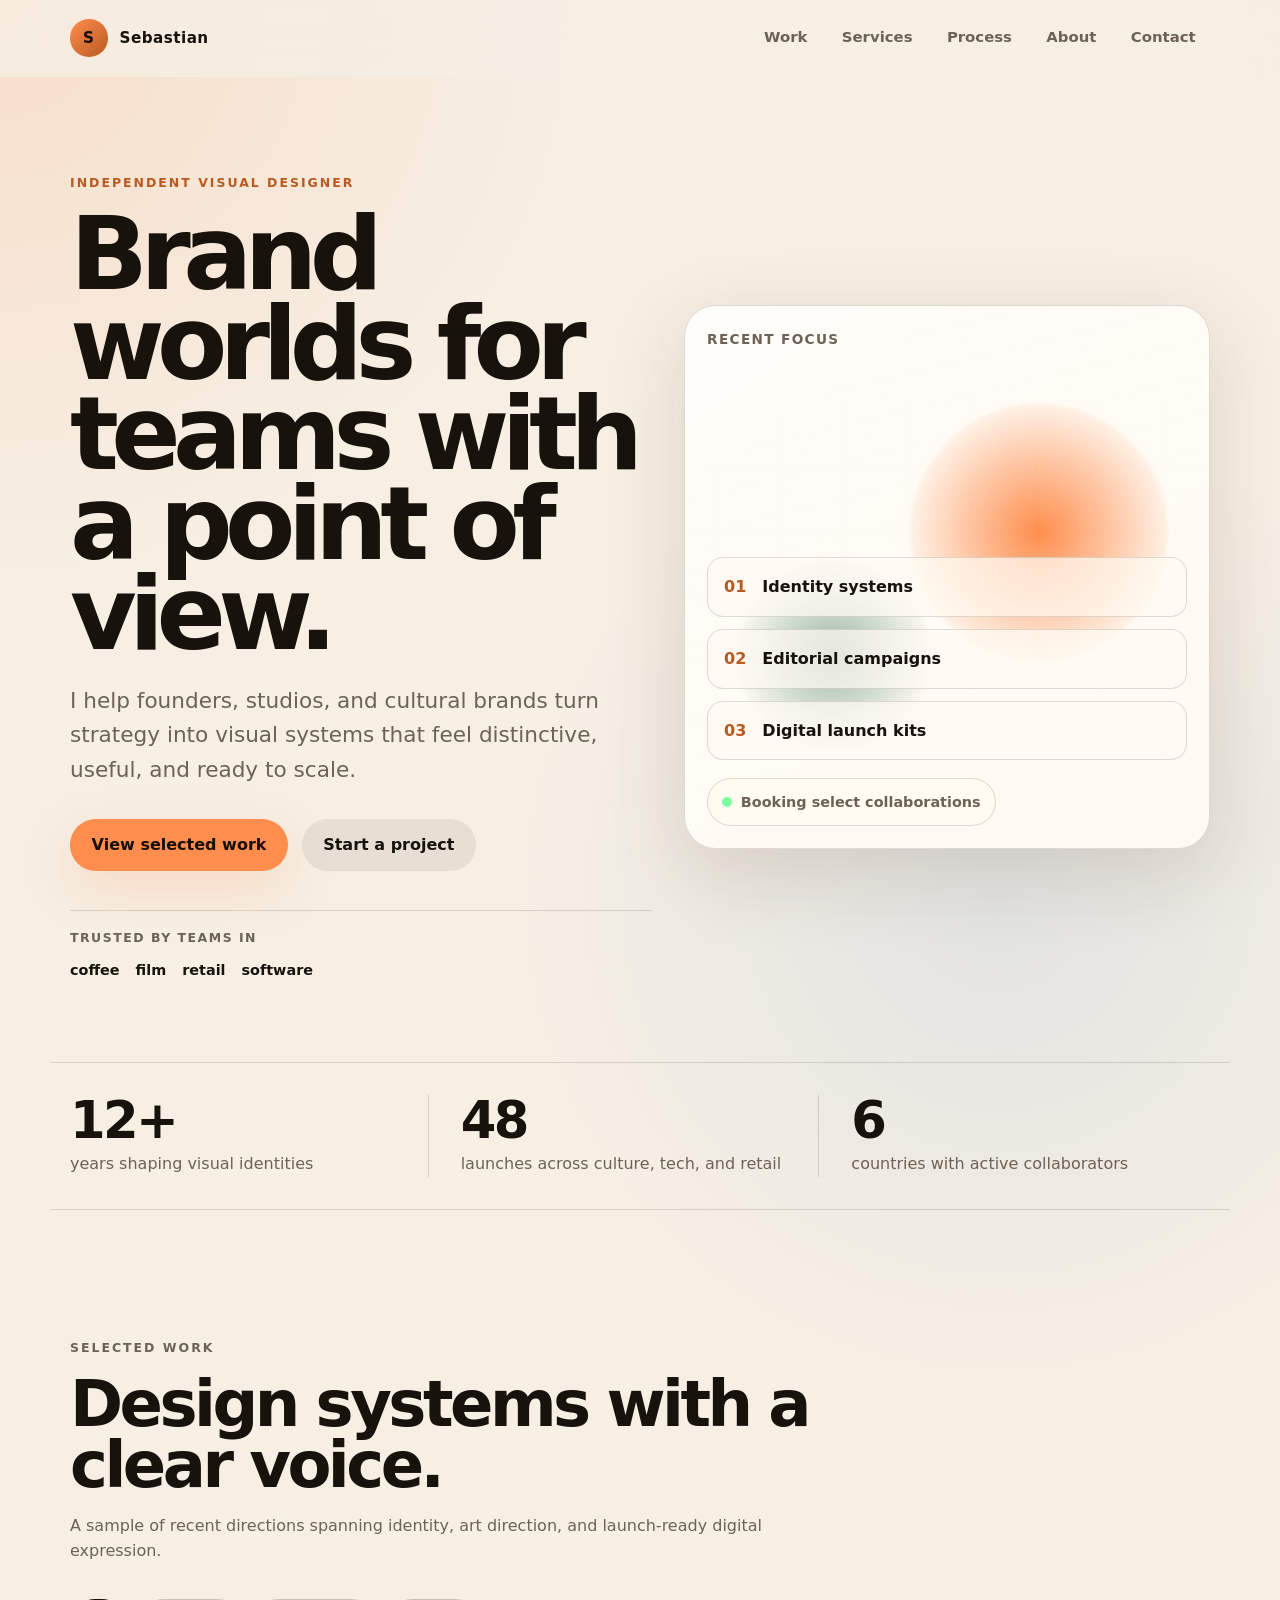
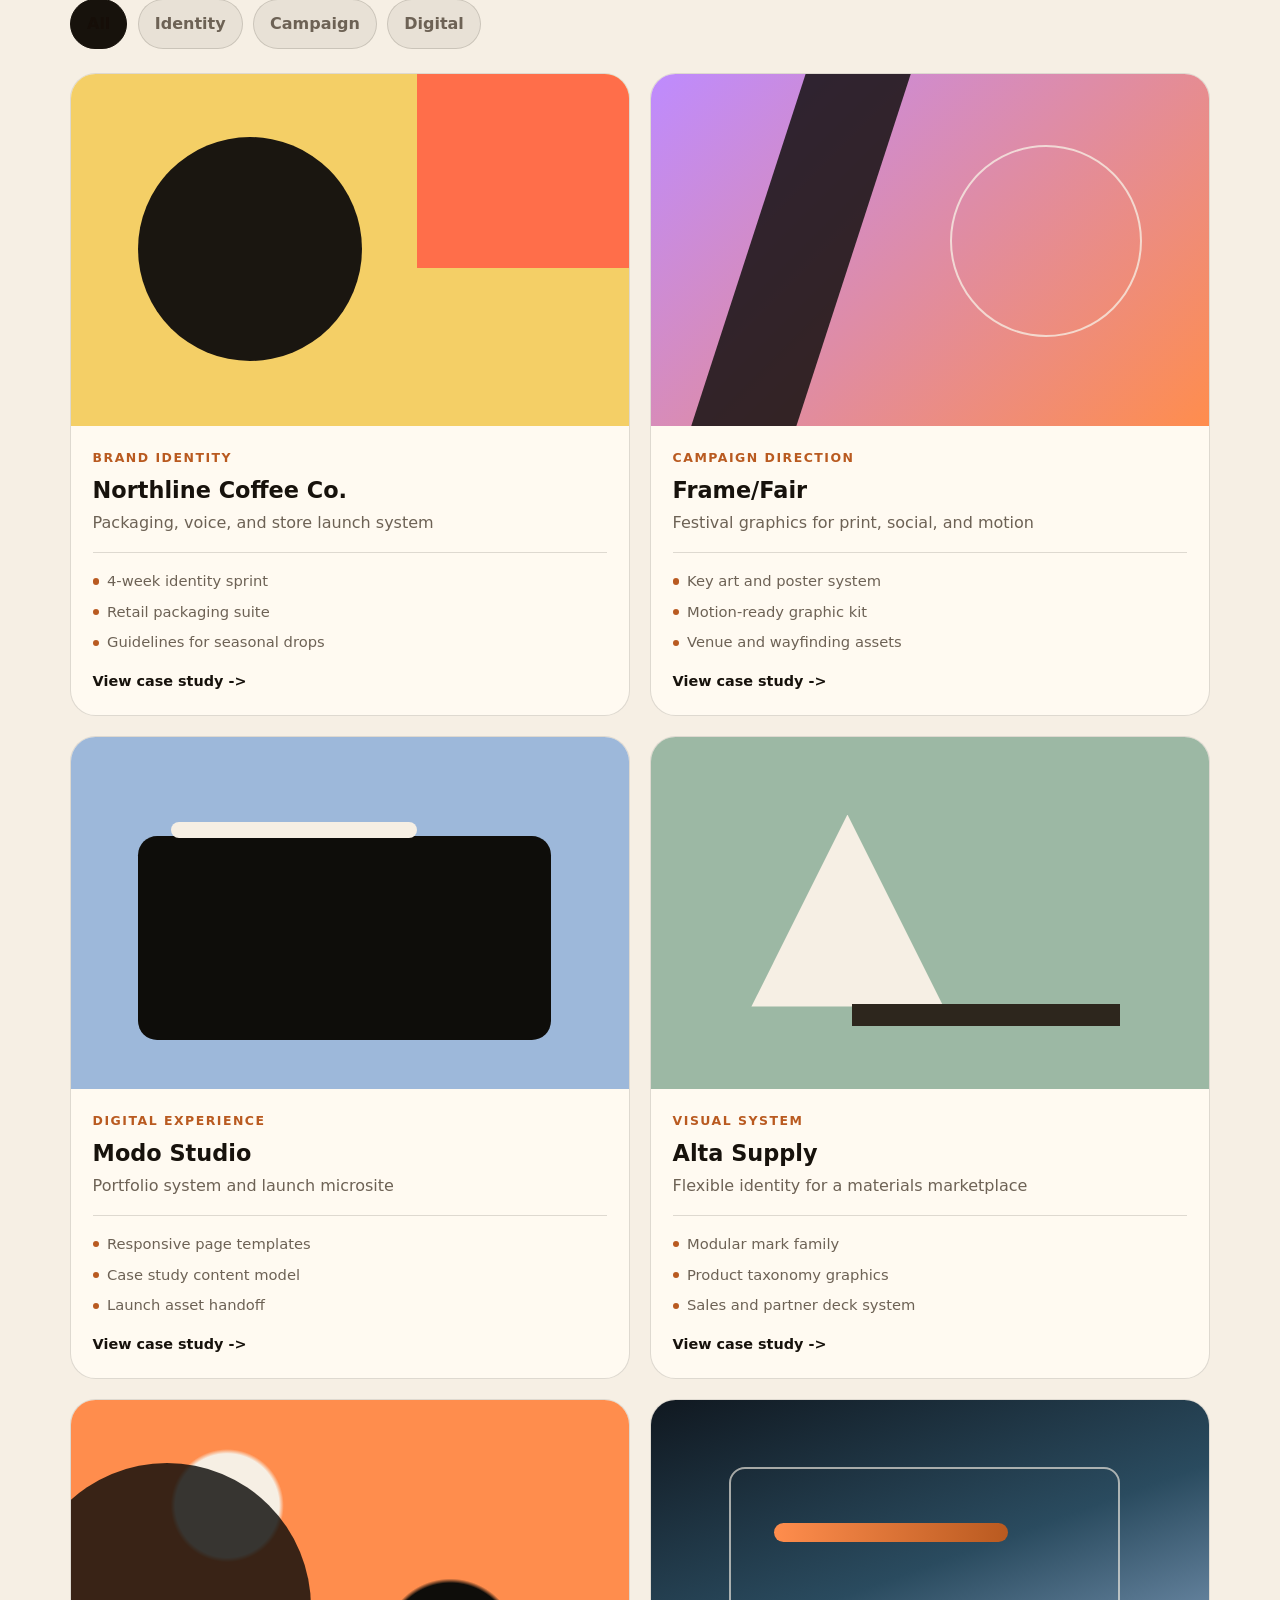
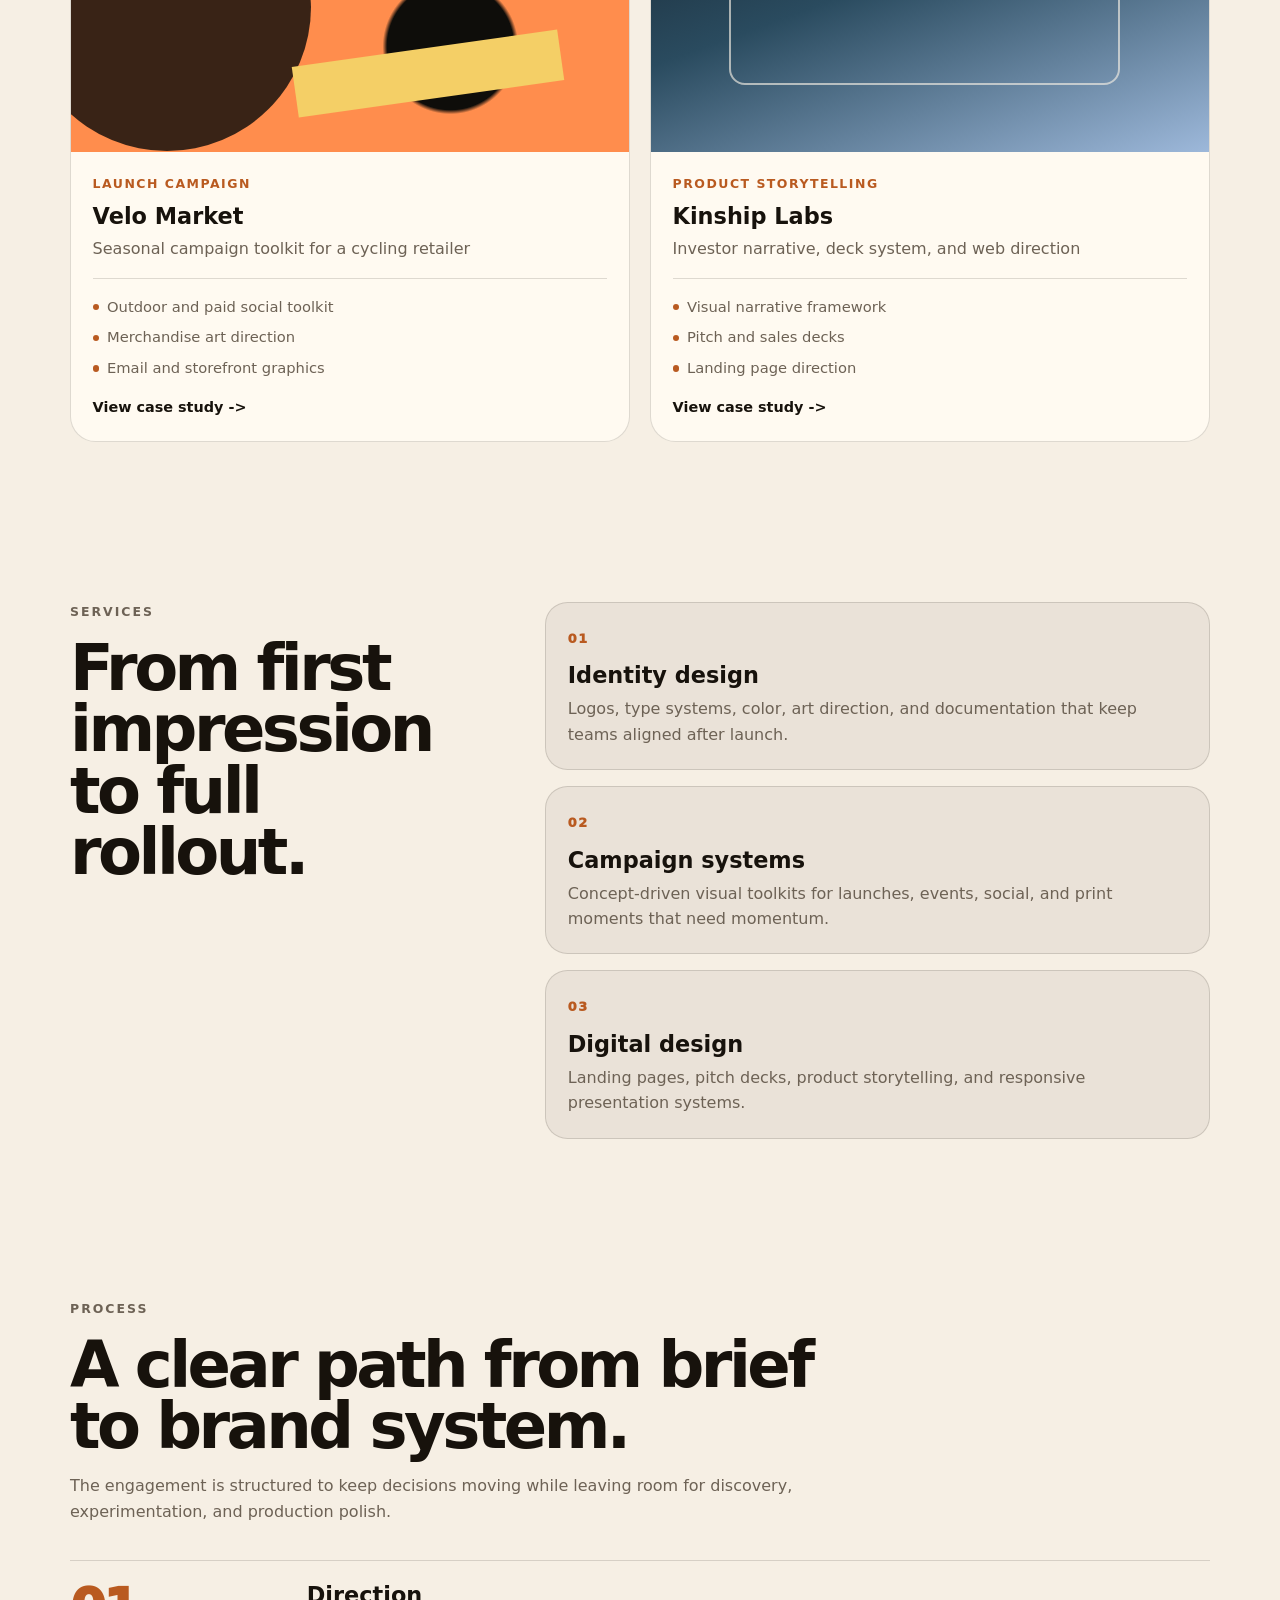
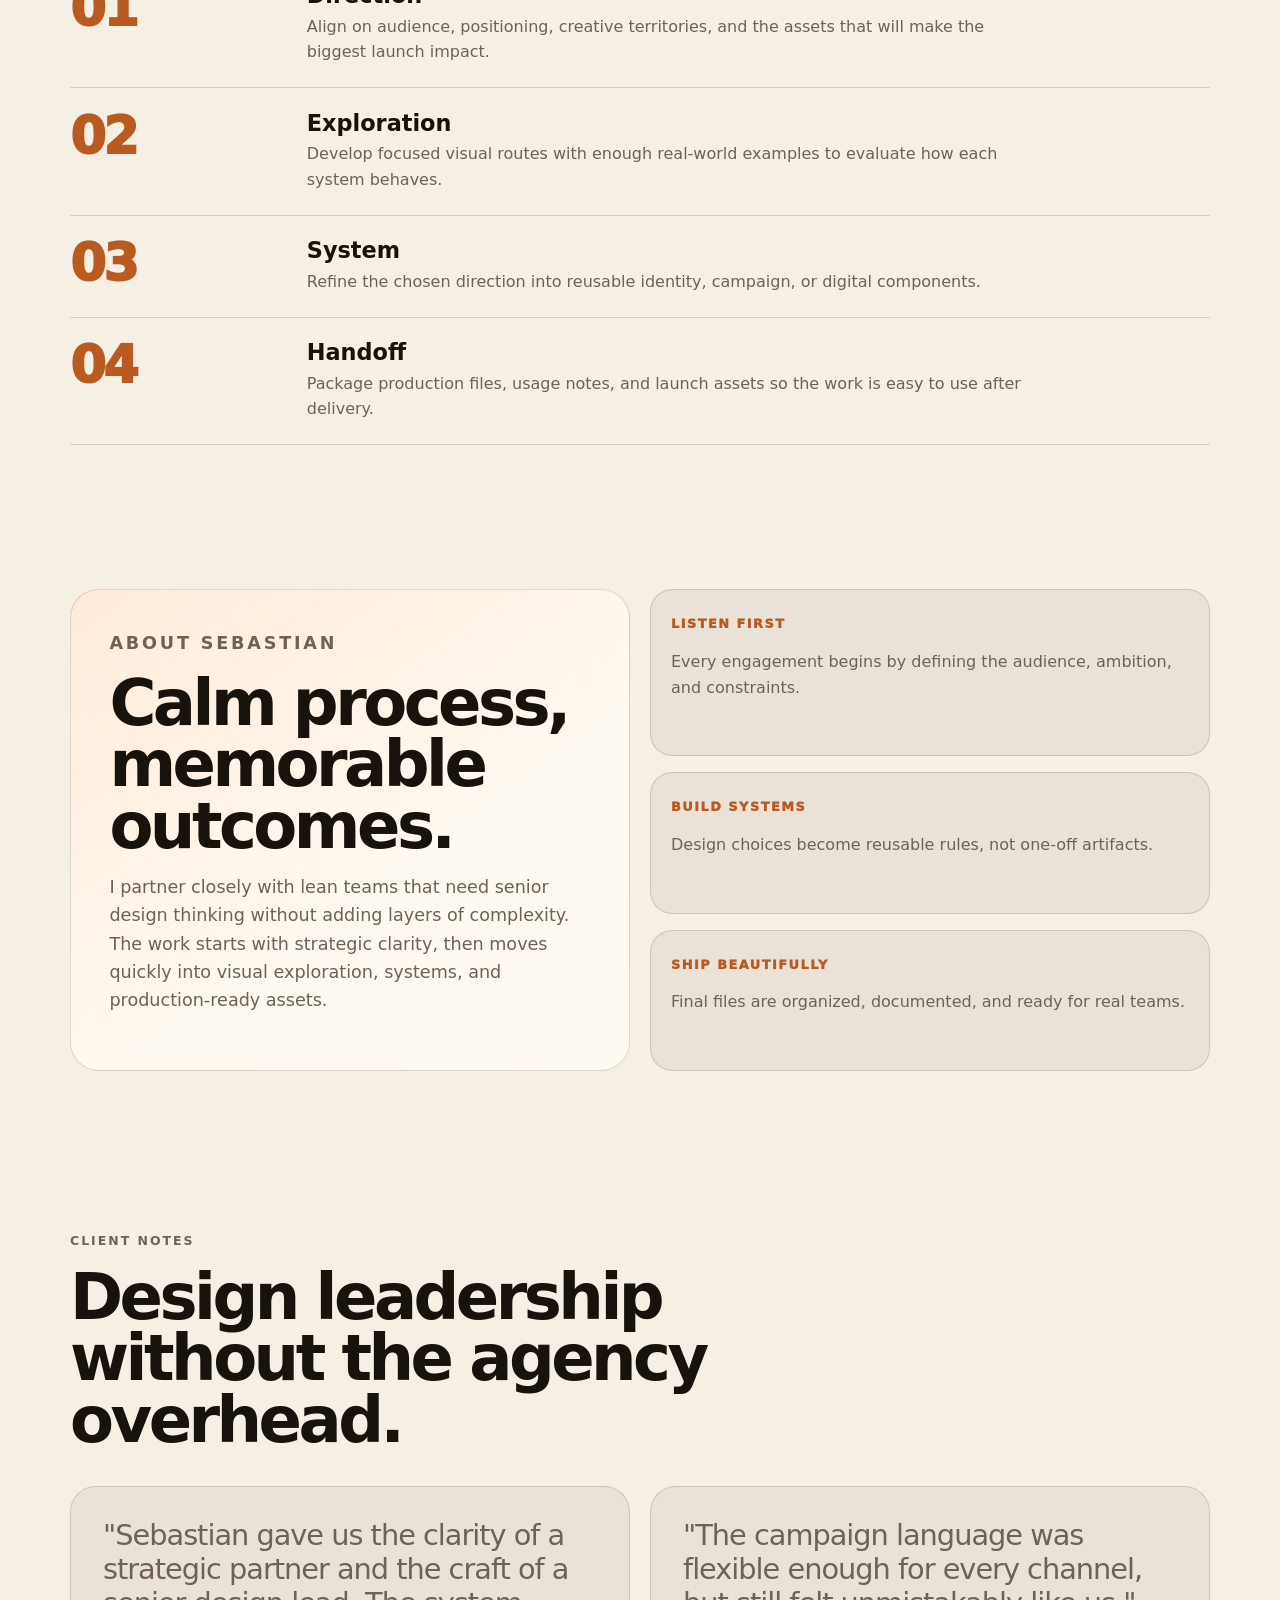
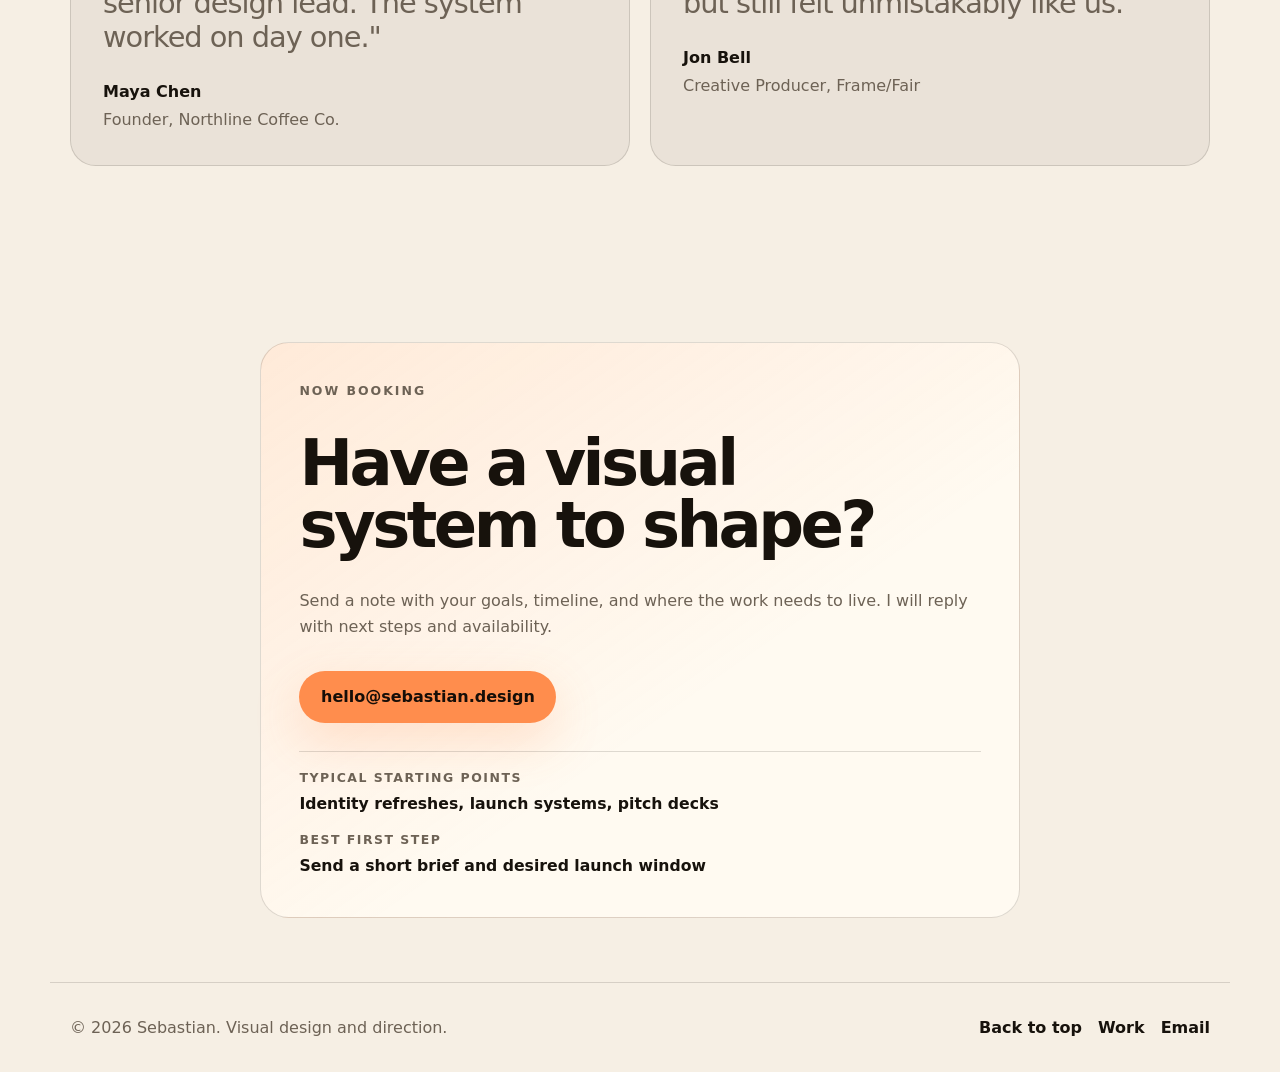
<file: index.html>
<!doctype html>
<html lang="en">
  <head>
    <meta charset="utf-8" />
    <meta name="viewport" content="width=device-width, initial-scale=1" />
    <meta
      name="description"
      content="Sebastian is a visual designer crafting thoughtful identities, campaigns, and digital experiences."
    />
    <meta name="theme-color" content="#f6efe4" />
    <meta property="og:title" content="Sebastian — Visual Designer Portfolio" />
    <meta
      property="og:description"
      content="Identity systems, campaigns, and digital launch kits for teams with a point of view."
    />
    <title>Sebastian — Visual Designer Portfolio</title>
    <link
      rel="icon"
      href="data:image/svg+xml,%3Csvg xmlns='http://www.w3.org/2000/svg' viewBox='0 0 64 64'%3E%3Crect width='64' height='64' rx='18' fill='%23ff8d4d'/%3E%3Cpath d='M21 43c3.6 3.2 8.1 4.8 13.4 4.8 6.8 0 11.1-3.1 11.1-8.1 0-4.7-3-7.1-9.7-8.8l-4.6-1.2c-3.1-.8-4.5-1.7-4.5-3.4 0-1.9 1.8-3.1 4.8-3.1 3.3 0 6.2 1.1 9.2 3.4l3.5-6.3c-3.4-2.7-7.6-4.1-12.6-4.1-6.9 0-11.4 3.7-11.4 9.1 0 4.5 3 7 9.2 8.6l4.8 1.2c3.4.9 4.8 1.8 4.8 3.6 0 1.9-1.8 2.9-5 2.9-3.6 0-6.8-1.2-9.8-3.8L21 43Z' fill='%23160e08'/%3E%3C/svg%3E"
    />
    <link rel="stylesheet" href="styles.css" />
  </head>
  <body>
    <a class="skip-link" href="#main">Skip to content</a>

    <header class="site-header" data-header>
      <nav class="nav" aria-label="Primary navigation">
        <a class="brand" href="#top" aria-label="Sebastian home">
          <span class="brand-mark" aria-hidden="true">S</span>
          <span>Sebastian</span>
        </a>

        <button
          class="nav-toggle"
          type="button"
          aria-expanded="false"
          aria-controls="primary-menu"
          data-nav-toggle
        >
          <span class="sr-only">Toggle menu</span>
          <span></span>
          <span></span>
        </button>

        <div class="nav-menu" id="primary-menu" data-nav-menu>
          <a href="#work">Work</a>
          <a href="#services">Services</a>
          <a href="#process">Process</a>
          <a href="#about">About</a>
          <a href="#contact">Contact</a>
        </div>
      </nav>
    </header>

    <main id="main">
      <section class="hero section-grid" id="top" aria-labelledby="hero-title">
        <div class="hero-copy reveal">
          <p class="eyebrow">Independent visual designer</p>
          <h1 id="hero-title">Brand worlds for teams with a point of view.</h1>
          <p class="hero-text">
            I help founders, studios, and cultural brands turn strategy into
            visual systems that feel distinctive, useful, and ready to scale.
          </p>
          <div class="hero-actions">
            <a class="button button-primary" href="#work">View selected work</a>
            <a class="button button-secondary" href="mailto:hello@sebastian.design">
              Start a project
            </a>
          </div>
          <div class="client-strip" aria-label="Representative collaborators">
            <span>Trusted by teams in</span>
            <strong>coffee</strong>
            <strong>film</strong>
            <strong>retail</strong>
            <strong>software</strong>
          </div>
        </div>

        <div class="hero-card reveal" aria-label="Portfolio highlights">
          <div class="orb orb-one" aria-hidden="true"></div>
          <div class="orb orb-two" aria-hidden="true"></div>
          <p class="hero-card-label">Recent focus</p>
          <ul>
            <li>
              <span>01</span>
              Identity systems
            </li>
            <li>
              <span>02</span>
              Editorial campaigns
            </li>
            <li>
              <span>03</span>
              Digital launch kits
            </li>
          </ul>
          <div class="availability">
            <span></span>
            Booking select collaborations
          </div>
        </div>
      </section>

      <section class="section section-grid stats" aria-label="Portfolio statistics">
        <div class="stat reveal">
          <strong>12+</strong>
          <span>years shaping visual identities</span>
        </div>
        <div class="stat reveal">
          <strong>48</strong>
          <span>launches across culture, tech, and retail</span>
        </div>
        <div class="stat reveal">
          <strong>6</strong>
          <span>countries with active collaborators</span>
        </div>
      </section>

      <section class="section" id="work" aria-labelledby="work-title">
        <div class="section-heading reveal">
          <p class="eyebrow">Selected work</p>
          <h2 id="work-title">Design systems with a clear voice.</h2>
          <p>
            A sample of recent directions spanning identity, art direction, and
            launch-ready digital expression.
          </p>
        </div>

        <div class="filter-bar reveal" aria-label="Filter projects">
          <button
            class="filter-button is-active"
            type="button"
            data-filter="all"
            aria-pressed="true"
          >
            All
          </button>
          <button
            class="filter-button"
            type="button"
            data-filter="identity"
            aria-pressed="false"
          >
            Identity
          </button>
          <button
            class="filter-button"
            type="button"
            data-filter="campaign"
            aria-pressed="false"
          >
            Campaign
          </button>
          <button
            class="filter-button"
            type="button"
            data-filter="digital"
            aria-pressed="false"
          >
            Digital
          </button>
        </div>

        <div class="project-grid">
          <a
            class="project-card reveal"
            href="projects/northline-coffee.html"
            data-category="identity"
            aria-label="View Northline Coffee Co. case study"
          >
            <div class="project-art project-art-one" aria-hidden="true">
              <span></span>
              <span></span>
            </div>
            <div class="project-content">
              <p>Brand identity</p>
              <h3>Northline Coffee Co.</h3>
              <span>Packaging, voice, and store launch system</span>
              <ul class="project-meta">
                <li>4-week identity sprint</li>
                <li>Retail packaging suite</li>
                <li>Guidelines for seasonal drops</li>
              </ul>
              <span class="project-link">View case study</span>
            </div>
          </a>

          <a
            class="project-card reveal"
            href="projects/frame-fair.html"
            data-category="campaign"
            aria-label="View Frame/Fair case study"
          >
            <div class="project-art project-art-two" aria-hidden="true">
              <span></span>
              <span></span>
            </div>
            <div class="project-content">
              <p>Campaign direction</p>
              <h3>Frame/Fair</h3>
              <span>Festival graphics for print, social, and motion</span>
              <ul class="project-meta">
                <li>Key art and poster system</li>
                <li>Motion-ready graphic kit</li>
                <li>Venue and wayfinding assets</li>
              </ul>
              <span class="project-link">View case study</span>
            </div>
          </a>

          <a
            class="project-card reveal"
            href="projects/modo-studio.html"
            data-category="digital"
            aria-label="View Modo Studio case study"
          >
            <div class="project-art project-art-three" aria-hidden="true">
              <span></span>
              <span></span>
            </div>
            <div class="project-content">
              <p>Digital experience</p>
              <h3>Modo Studio</h3>
              <span>Portfolio system and launch microsite</span>
              <ul class="project-meta">
                <li>Responsive page templates</li>
                <li>Case study content model</li>
                <li>Launch asset handoff</li>
              </ul>
              <span class="project-link">View case study</span>
            </div>
          </a>

          <a
            class="project-card reveal"
            href="projects/alta-supply.html"
            data-category="identity"
            aria-label="View Alta Supply case study"
          >
            <div class="project-art project-art-four" aria-hidden="true">
              <span></span>
              <span></span>
            </div>
            <div class="project-content">
              <p>Visual system</p>
              <h3>Alta Supply</h3>
              <span>Flexible identity for a materials marketplace</span>
              <ul class="project-meta">
                <li>Modular mark family</li>
                <li>Product taxonomy graphics</li>
                <li>Sales and partner deck system</li>
              </ul>
              <span class="project-link">View case study</span>
            </div>
          </a>

          <a
            class="project-card reveal"
            href="projects/velo-market.html"
            data-category="campaign"
            aria-label="View Velo Market case study"
          >
            <div class="project-art project-art-five" aria-hidden="true">
              <span></span>
              <span></span>
            </div>
            <div class="project-content">
              <p>Launch campaign</p>
              <h3>Velo Market</h3>
              <span>Seasonal campaign toolkit for a cycling retailer</span>
              <ul class="project-meta">
                <li>Outdoor and paid social toolkit</li>
                <li>Merchandise art direction</li>
                <li>Email and storefront graphics</li>
              </ul>
              <span class="project-link">View case study</span>
            </div>
          </a>

          <a
            class="project-card reveal"
            href="projects/kinship-labs.html"
            data-category="digital"
            aria-label="View Kinship Labs case study"
          >
            <div class="project-art project-art-six" aria-hidden="true">
              <span></span>
              <span></span>
            </div>
            <div class="project-content">
              <p>Product storytelling</p>
              <h3>Kinship Labs</h3>
              <span>Investor narrative, deck system, and web direction</span>
              <ul class="project-meta">
                <li>Visual narrative framework</li>
                <li>Pitch and sales decks</li>
                <li>Landing page direction</li>
              </ul>
              <span class="project-link">View case study</span>
            </div>
          </a>
        </div>
      </section>

      <section class="section section-grid services" id="services" aria-labelledby="services-title">
        <div class="section-heading reveal">
          <p class="eyebrow">Services</p>
          <h2 id="services-title">From first impression to full rollout.</h2>
        </div>

        <div class="service-list">
          <article class="service reveal">
            <span>01</span>
            <h3>Identity design</h3>
            <p>
              Logos, type systems, color, art direction, and documentation that
              keep teams aligned after launch.
            </p>
          </article>
          <article class="service reveal">
            <span>02</span>
            <h3>Campaign systems</h3>
            <p>
              Concept-driven visual toolkits for launches, events, social, and
              print moments that need momentum.
            </p>
          </article>
          <article class="service reveal">
            <span>03</span>
            <h3>Digital design</h3>
            <p>
              Landing pages, pitch decks, product storytelling, and responsive
              presentation systems.
            </p>
          </article>
        </div>
      </section>

      <section class="section process" id="process" aria-labelledby="process-title">
        <div class="section-heading reveal">
          <p class="eyebrow">Process</p>
          <h2 id="process-title">A clear path from brief to brand system.</h2>
          <p>
            The engagement is structured to keep decisions moving while leaving
            room for discovery, experimentation, and production polish.
          </p>
        </div>

        <div class="timeline">
          <article class="timeline-item reveal">
            <span>01</span>
            <div>
              <h3>Direction</h3>
              <p>
                Align on audience, positioning, creative territories, and the
                assets that will make the biggest launch impact.
              </p>
            </div>
          </article>
          <article class="timeline-item reveal">
            <span>02</span>
            <div>
              <h3>Exploration</h3>
              <p>
                Develop focused visual routes with enough real-world examples to
                evaluate how each system behaves.
              </p>
            </div>
          </article>
          <article class="timeline-item reveal">
            <span>03</span>
            <div>
              <h3>System</h3>
              <p>
                Refine the chosen direction into reusable identity, campaign, or
                digital components.
              </p>
            </div>
          </article>
          <article class="timeline-item reveal">
            <span>04</span>
            <div>
              <h3>Handoff</h3>
              <p>
                Package production files, usage notes, and launch assets so the
                work is easy to use after delivery.
              </p>
            </div>
          </article>
        </div>
      </section>

      <section class="section about" id="about" aria-labelledby="about-title">
        <div class="about-card reveal">
          <p class="eyebrow">About Sebastian</p>
          <h2 id="about-title">Calm process, memorable outcomes.</h2>
          <p>
            I partner closely with lean teams that need senior design thinking
            without adding layers of complexity. The work starts with strategic
            clarity, then moves quickly into visual exploration, systems, and
            production-ready assets.
          </p>
        </div>
        <div class="principles">
          <div class="principle reveal">
            <span>Listen first</span>
            <p>Every engagement begins by defining the audience, ambition, and constraints.</p>
          </div>
          <div class="principle reveal">
            <span>Build systems</span>
            <p>Design choices become reusable rules, not one-off artifacts.</p>
          </div>
          <div class="principle reveal">
            <span>Ship beautifully</span>
            <p>Final files are organized, documented, and ready for real teams.</p>
          </div>
        </div>
      </section>

      <section class="section testimonials" aria-labelledby="testimonials-title">
        <div class="section-heading reveal">
          <p class="eyebrow">Client notes</p>
          <h2 id="testimonials-title">Design leadership without the agency overhead.</h2>
        </div>

        <div class="quote-grid">
          <figure class="quote-card reveal">
            <blockquote>
              "Sebastian gave us the clarity of a strategic partner and the
              craft of a senior design lead. The system worked on day one."
            </blockquote>
            <figcaption>
              <strong>Maya Chen</strong>
              <span>Founder, Northline Coffee Co.</span>
            </figcaption>
          </figure>
          <figure class="quote-card reveal">
            <blockquote>
              "The campaign language was flexible enough for every channel, but
              still felt unmistakably like us."
            </blockquote>
            <figcaption>
              <strong>Jon Bell</strong>
              <span>Creative Producer, Frame/Fair</span>
            </figcaption>
          </figure>
        </div>
      </section>

      <section class="section contact" id="contact" aria-labelledby="contact-title">
        <div class="contact-panel reveal">
          <p class="eyebrow">Now booking</p>
          <h2 id="contact-title">Have a visual system to shape?</h2>
          <p>
            Send a note with your goals, timeline, and where the work needs to
            live. I will reply with next steps and availability.
          </p>
          <a class="button button-primary" href="mailto:hello@sebastian.design">
            hello@sebastian.design
          </a>
          <div class="contact-details" aria-label="Contact details">
            <div>
              <span>Typical starting points</span>
              <strong>Identity refreshes, launch systems, pitch decks</strong>
            </div>
            <div>
              <span>Best first step</span>
              <strong>Send a short brief and desired launch window</strong>
            </div>
          </div>
        </div>
      </section>
    </main>

    <footer class="site-footer">
      <p>&copy; <span data-year></span> Sebastian. Visual design and direction.</p>
      <div>
        <a href="#top">Back to top</a>
        <a href="#work">Work</a>
        <a href="mailto:hello@sebastian.design">Email</a>
      </div>
    </footer>

    <script src="script.js"></script>
  </body>
</html>
</file>
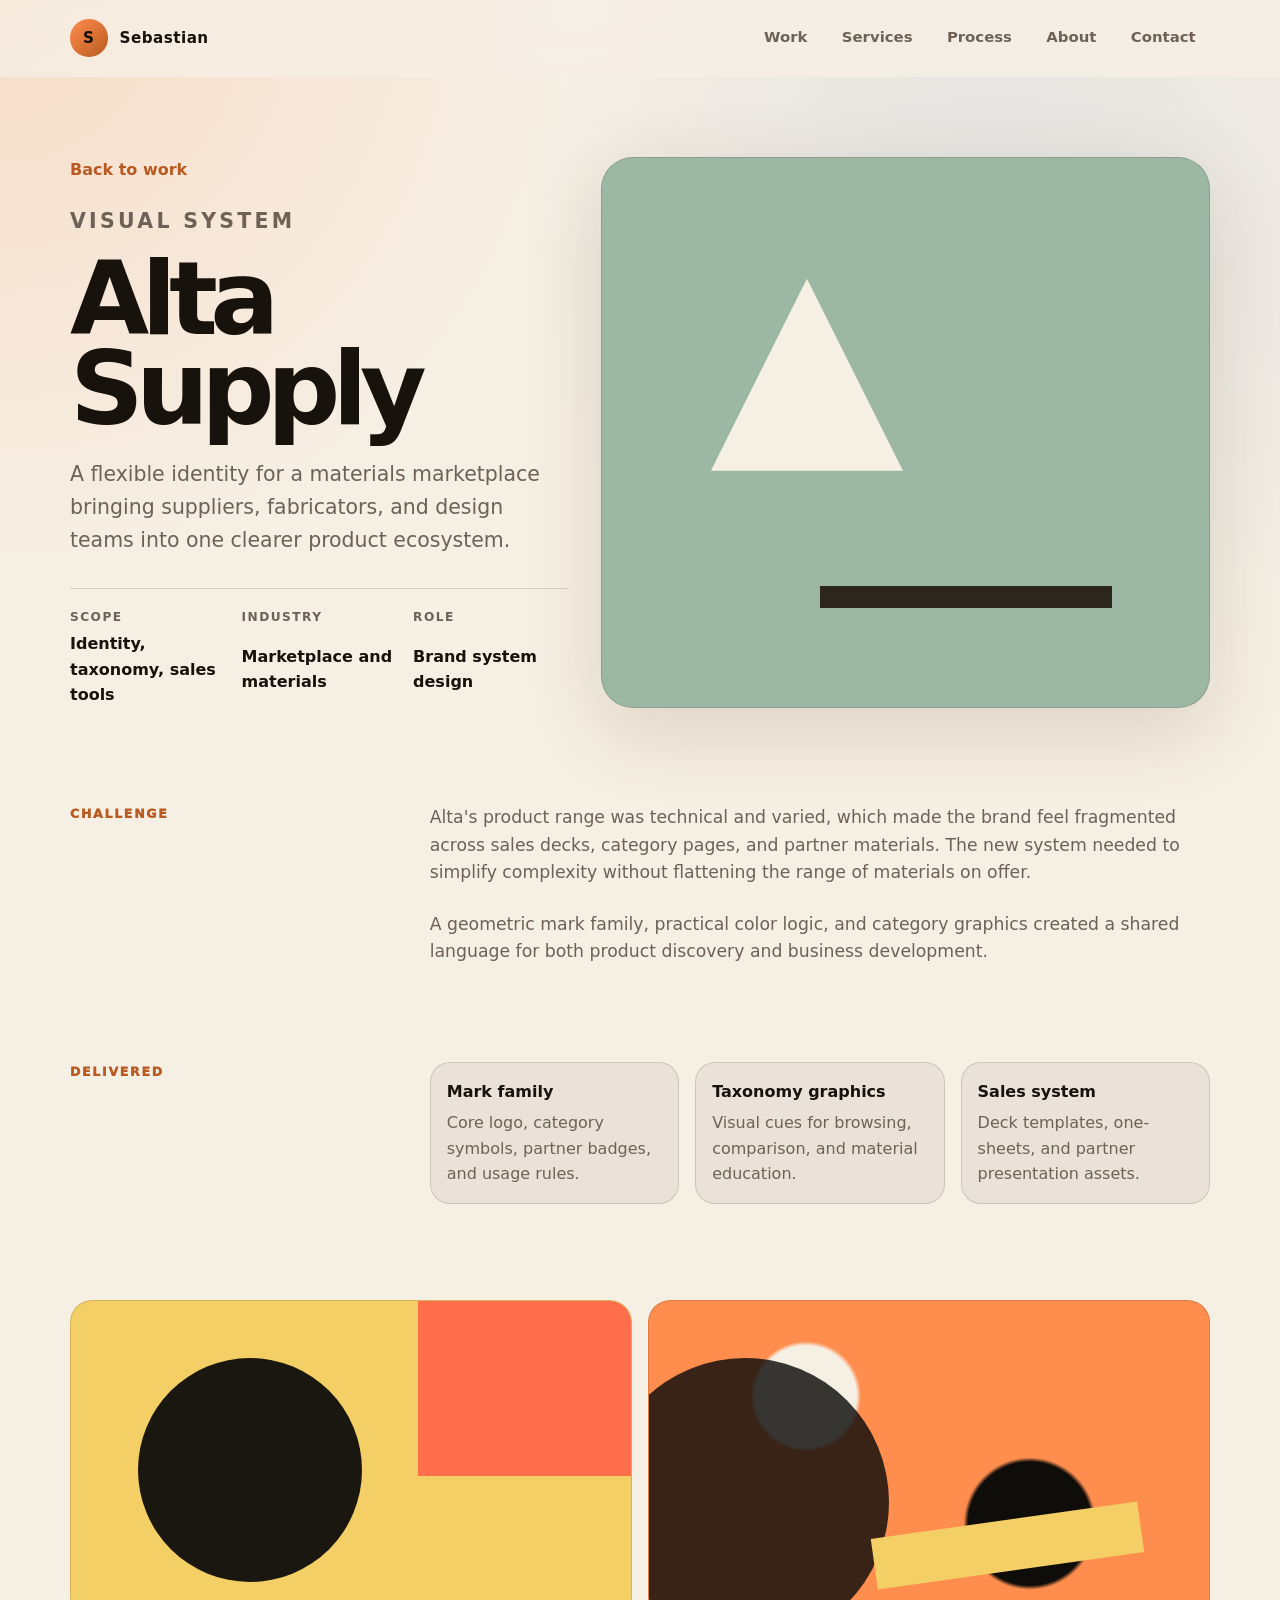
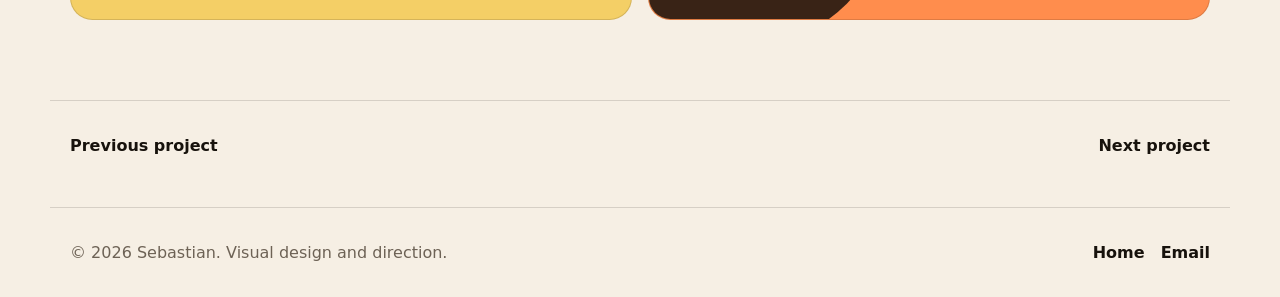
<file: projects/alta-supply.html>
<!doctype html>
<html lang="en">
  <head>
    <meta charset="utf-8" />
    <meta name="viewport" content="width=device-width, initial-scale=1" />
    <meta
      name="description"
      content="Alta Supply visual system case study by Sebastian."
    />
    <meta name="theme-color" content="#f6efe4" />
    <title>Alta Supply - Sebastian Portfolio</title>
    <link rel="stylesheet" href="../styles.css" />
  </head>
  <body>
    <a class="skip-link" href="#main">Skip to content</a>

    <header class="site-header" data-header>
      <nav class="nav" aria-label="Primary navigation">
        <a class="brand" href="../index.html#top" aria-label="Sebastian home">
          <span class="brand-mark" aria-hidden="true">S</span>
          <span>Sebastian</span>
        </a>

        <button
          class="nav-toggle"
          type="button"
          aria-expanded="false"
          aria-controls="primary-menu"
          data-nav-toggle
        >
          <span class="sr-only">Toggle menu</span>
          <span></span>
          <span></span>
        </button>

        <div class="nav-menu" id="primary-menu" data-nav-menu>
          <a href="../index.html#work">Work</a>
          <a href="../index.html#services">Services</a>
          <a href="../index.html#process">Process</a>
          <a href="../index.html#about">About</a>
          <a href="../index.html#contact">Contact</a>
        </div>
      </nav>
    </header>

    <main id="main">
      <section class="case-hero section-grid">
        <div class="reveal">
          <a class="back-link" href="../index.html#work">Back to work</a>
          <p class="eyebrow">Visual system</p>
          <h1>Alta Supply</h1>
          <p>
            A flexible identity for a materials marketplace bringing suppliers,
            fabricators, and design teams into one clearer product ecosystem.
          </p>
          <div class="case-facts">
            <div>
              <span>Scope</span>
              <strong>Identity, taxonomy, sales tools</strong>
            </div>
            <div>
              <span>Industry</span>
              <strong>Marketplace and materials</strong>
            </div>
            <div>
              <span>Role</span>
              <strong>Brand system design</strong>
            </div>
          </div>
        </div>

        <div class="project-art project-art-four case-visual reveal" aria-hidden="true">
          <span></span>
          <span></span>
        </div>
      </section>

      <section class="section case-section">
        <div class="case-layout">
          <span class="case-kicker reveal">Challenge</span>
          <div class="case-copy reveal">
            <p>
              Alta's product range was technical and varied, which made the
              brand feel fragmented across sales decks, category pages, and
              partner materials. The new system needed to simplify complexity
              without flattening the range of materials on offer.
            </p>
            <p>
              A geometric mark family, practical color logic, and category
              graphics created a shared language for both product discovery and
              business development.
            </p>
          </div>
        </div>
      </section>

      <section class="section case-section">
        <div class="case-layout">
          <span class="case-kicker reveal">Delivered</span>
          <ul class="case-list reveal">
            <li>
              <strong>Mark family</strong>
              Core logo, category symbols, partner badges, and usage rules.
            </li>
            <li>
              <strong>Taxonomy graphics</strong>
              Visual cues for browsing, comparison, and material education.
            </li>
            <li>
              <strong>Sales system</strong>
              Deck templates, one-sheets, and partner presentation assets.
            </li>
          </ul>
        </div>
      </section>

      <section class="section case-section">
        <div class="case-gallery">
          <div class="project-art project-art-one reveal" aria-hidden="true">
            <span></span>
            <span></span>
          </div>
          <div class="project-art project-art-five reveal" aria-hidden="true">
            <span></span>
            <span></span>
          </div>
        </div>
      </section>

      <nav class="case-nav section" aria-label="Project navigation">
        <a href="modo-studio.html">Previous project</a>
        <a href="velo-market.html">Next project</a>
      </nav>
    </main>

    <footer class="site-footer">
      <p>&copy; <span data-year></span> Sebastian. Visual design and direction.</p>
      <div>
        <a href="../index.html#top">Home</a>
        <a href="mailto:hello@sebastian.design">Email</a>
      </div>
    </footer>

    <script src="../script.js"></script>
  </body>
</html>
</file>
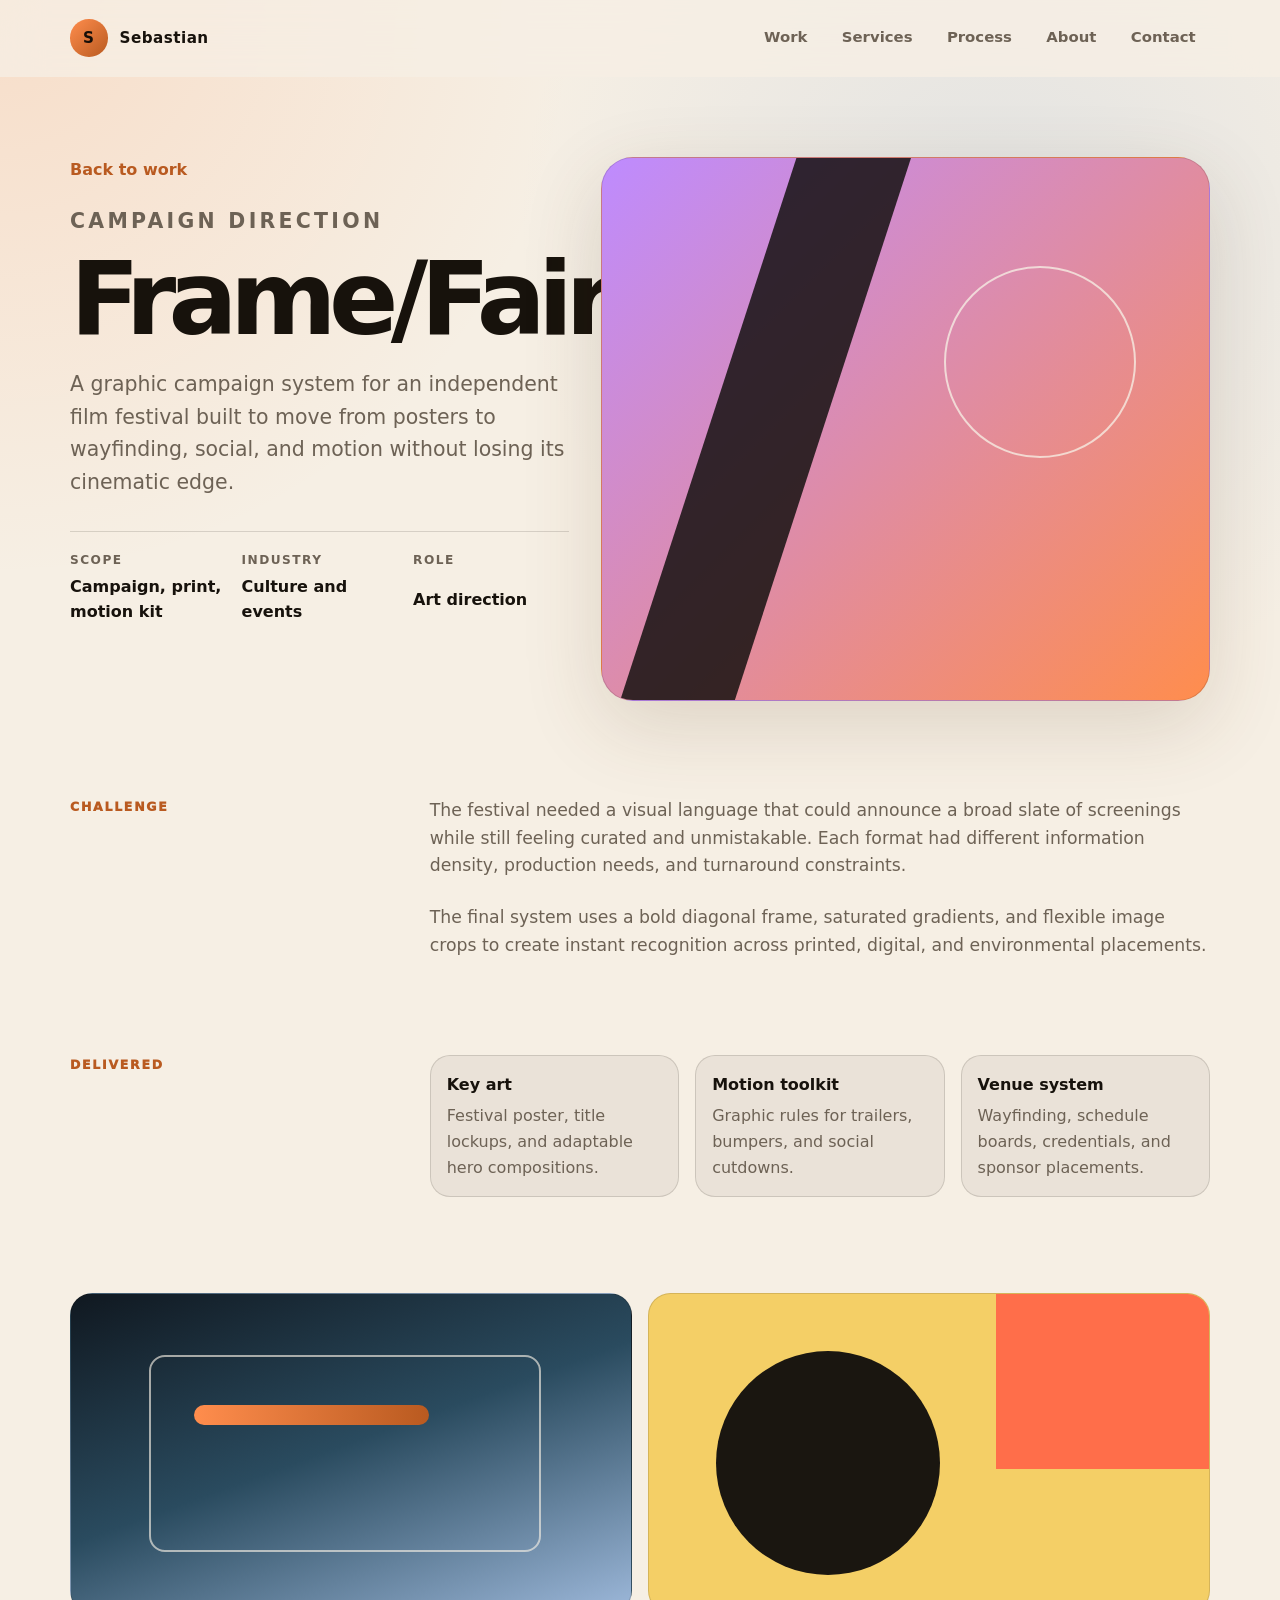
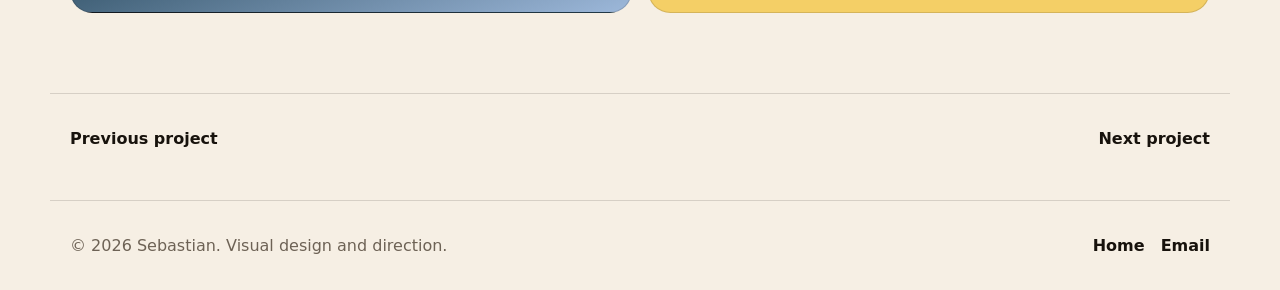
<file: projects/frame-fair.html>
<!doctype html>
<html lang="en">
  <head>
    <meta charset="utf-8" />
    <meta name="viewport" content="width=device-width, initial-scale=1" />
    <meta
      name="description"
      content="Frame/Fair campaign direction case study by Sebastian."
    />
    <meta name="theme-color" content="#f6efe4" />
    <title>Frame/Fair - Sebastian Portfolio</title>
    <link rel="stylesheet" href="../styles.css" />
  </head>
  <body>
    <a class="skip-link" href="#main">Skip to content</a>

    <header class="site-header" data-header>
      <nav class="nav" aria-label="Primary navigation">
        <a class="brand" href="../index.html#top" aria-label="Sebastian home">
          <span class="brand-mark" aria-hidden="true">S</span>
          <span>Sebastian</span>
        </a>

        <button
          class="nav-toggle"
          type="button"
          aria-expanded="false"
          aria-controls="primary-menu"
          data-nav-toggle
        >
          <span class="sr-only">Toggle menu</span>
          <span></span>
          <span></span>
        </button>

        <div class="nav-menu" id="primary-menu" data-nav-menu>
          <a href="../index.html#work">Work</a>
          <a href="../index.html#services">Services</a>
          <a href="../index.html#process">Process</a>
          <a href="../index.html#about">About</a>
          <a href="../index.html#contact">Contact</a>
        </div>
      </nav>
    </header>

    <main id="main">
      <section class="case-hero section-grid">
        <div class="reveal">
          <a class="back-link" href="../index.html#work">Back to work</a>
          <p class="eyebrow">Campaign direction</p>
          <h1>Frame/Fair</h1>
          <p>
            A graphic campaign system for an independent film festival built to
            move from posters to wayfinding, social, and motion without losing
            its cinematic edge.
          </p>
          <div class="case-facts">
            <div>
              <span>Scope</span>
              <strong>Campaign, print, motion kit</strong>
            </div>
            <div>
              <span>Industry</span>
              <strong>Culture and events</strong>
            </div>
            <div>
              <span>Role</span>
              <strong>Art direction</strong>
            </div>
          </div>
        </div>

        <div class="project-art project-art-two case-visual reveal" aria-hidden="true">
          <span></span>
          <span></span>
        </div>
      </section>

      <section class="section case-section">
        <div class="case-layout">
          <span class="case-kicker reveal">Challenge</span>
          <div class="case-copy reveal">
            <p>
              The festival needed a visual language that could announce a broad
              slate of screenings while still feeling curated and unmistakable.
              Each format had different information density, production needs,
              and turnaround constraints.
            </p>
            <p>
              The final system uses a bold diagonal frame, saturated gradients,
              and flexible image crops to create instant recognition across
              printed, digital, and environmental placements.
            </p>
          </div>
        </div>
      </section>

      <section class="section case-section">
        <div class="case-layout">
          <span class="case-kicker reveal">Delivered</span>
          <ul class="case-list reveal">
            <li>
              <strong>Key art</strong>
              Festival poster, title lockups, and adaptable hero compositions.
            </li>
            <li>
              <strong>Motion toolkit</strong>
              Graphic rules for trailers, bumpers, and social cutdowns.
            </li>
            <li>
              <strong>Venue system</strong>
              Wayfinding, schedule boards, credentials, and sponsor placements.
            </li>
          </ul>
        </div>
      </section>

      <section class="section case-section">
        <div class="case-gallery">
          <div class="project-art project-art-six reveal" aria-hidden="true">
            <span></span>
            <span></span>
          </div>
          <div class="project-art project-art-one reveal" aria-hidden="true">
            <span></span>
            <span></span>
          </div>
        </div>
      </section>

      <nav class="case-nav section" aria-label="Project navigation">
        <a href="northline-coffee.html">Previous project</a>
        <a href="modo-studio.html">Next project</a>
      </nav>
    </main>

    <footer class="site-footer">
      <p>&copy; <span data-year></span> Sebastian. Visual design and direction.</p>
      <div>
        <a href="../index.html#top">Home</a>
        <a href="mailto:hello@sebastian.design">Email</a>
      </div>
    </footer>

    <script src="../script.js"></script>
  </body>
</html>
</file>
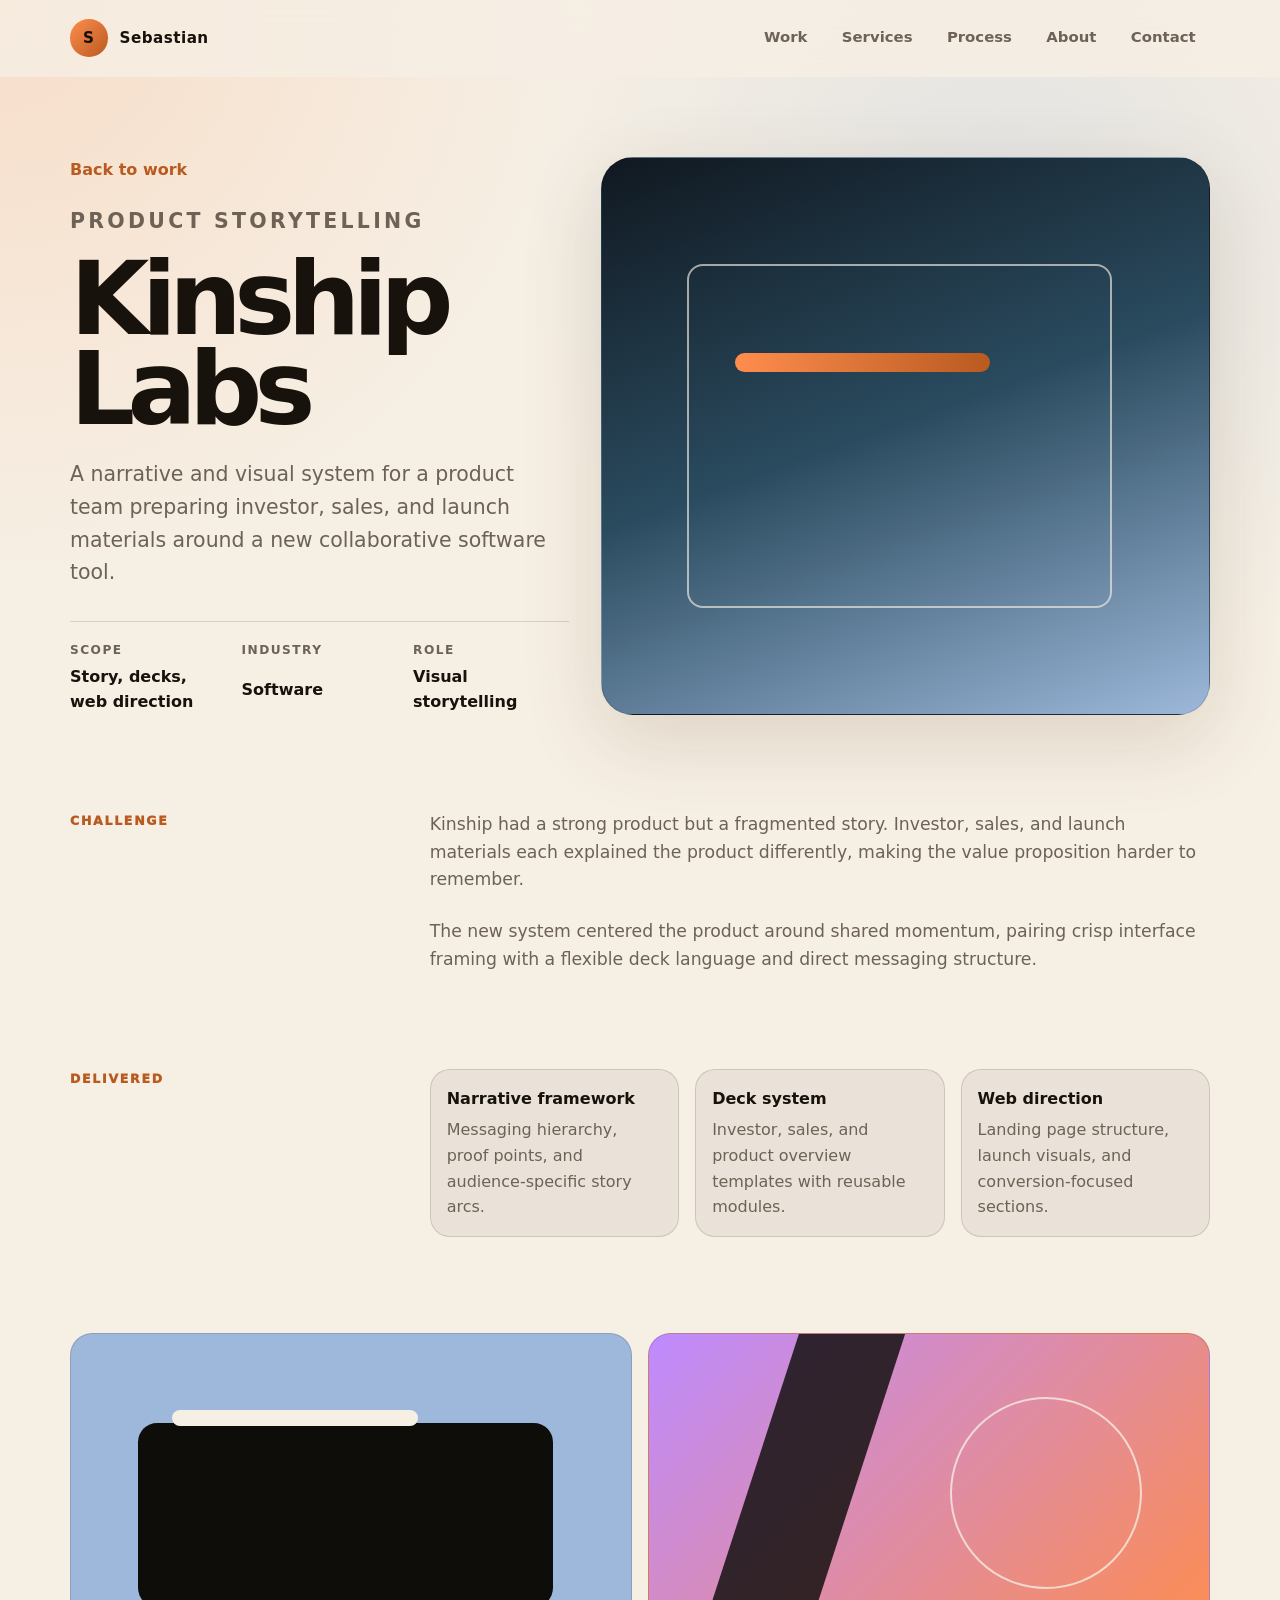
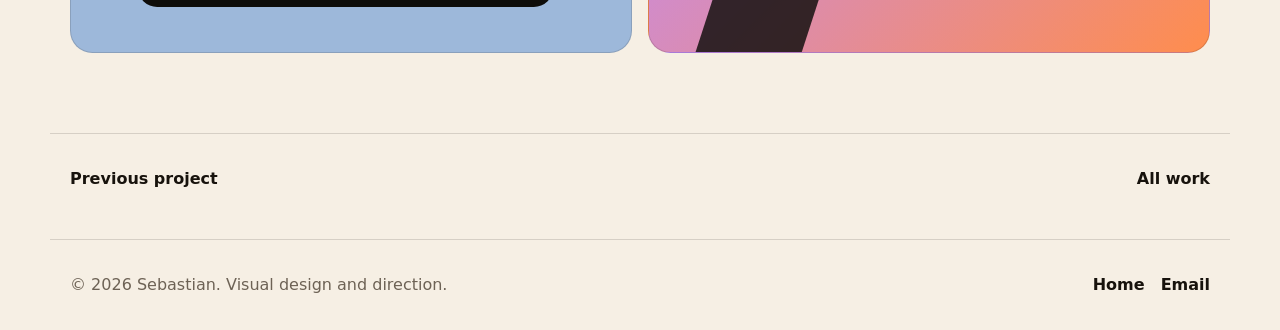
<file: projects/kinship-labs.html>
<!doctype html>
<html lang="en">
  <head>
    <meta charset="utf-8" />
    <meta name="viewport" content="width=device-width, initial-scale=1" />
    <meta
      name="description"
      content="Kinship Labs product storytelling case study by Sebastian."
    />
    <meta name="theme-color" content="#f6efe4" />
    <title>Kinship Labs - Sebastian Portfolio</title>
    <link rel="stylesheet" href="../styles.css" />
  </head>
  <body>
    <a class="skip-link" href="#main">Skip to content</a>

    <header class="site-header" data-header>
      <nav class="nav" aria-label="Primary navigation">
        <a class="brand" href="../index.html#top" aria-label="Sebastian home">
          <span class="brand-mark" aria-hidden="true">S</span>
          <span>Sebastian</span>
        </a>

        <button
          class="nav-toggle"
          type="button"
          aria-expanded="false"
          aria-controls="primary-menu"
          data-nav-toggle
        >
          <span class="sr-only">Toggle menu</span>
          <span></span>
          <span></span>
        </button>

        <div class="nav-menu" id="primary-menu" data-nav-menu>
          <a href="../index.html#work">Work</a>
          <a href="../index.html#services">Services</a>
          <a href="../index.html#process">Process</a>
          <a href="../index.html#about">About</a>
          <a href="../index.html#contact">Contact</a>
        </div>
      </nav>
    </header>

    <main id="main">
      <section class="case-hero section-grid">
        <div class="reveal">
          <a class="back-link" href="../index.html#work">Back to work</a>
          <p class="eyebrow">Product storytelling</p>
          <h1>Kinship Labs</h1>
          <p>
            A narrative and visual system for a product team preparing investor,
            sales, and launch materials around a new collaborative software tool.
          </p>
          <div class="case-facts">
            <div>
              <span>Scope</span>
              <strong>Story, decks, web direction</strong>
            </div>
            <div>
              <span>Industry</span>
              <strong>Software</strong>
            </div>
            <div>
              <span>Role</span>
              <strong>Visual storytelling</strong>
            </div>
          </div>
        </div>

        <div class="project-art project-art-six case-visual reveal" aria-hidden="true">
          <span></span>
          <span></span>
        </div>
      </section>

      <section class="section case-section">
        <div class="case-layout">
          <span class="case-kicker reveal">Challenge</span>
          <div class="case-copy reveal">
            <p>
              Kinship had a strong product but a fragmented story. Investor,
              sales, and launch materials each explained the product differently,
              making the value proposition harder to remember.
            </p>
            <p>
              The new system centered the product around shared momentum,
              pairing crisp interface framing with a flexible deck language and
              direct messaging structure.
            </p>
          </div>
        </div>
      </section>

      <section class="section case-section">
        <div class="case-layout">
          <span class="case-kicker reveal">Delivered</span>
          <ul class="case-list reveal">
            <li>
              <strong>Narrative framework</strong>
              Messaging hierarchy, proof points, and audience-specific story arcs.
            </li>
            <li>
              <strong>Deck system</strong>
              Investor, sales, and product overview templates with reusable modules.
            </li>
            <li>
              <strong>Web direction</strong>
              Landing page structure, launch visuals, and conversion-focused sections.
            </li>
          </ul>
        </div>
      </section>

      <section class="section case-section">
        <div class="case-gallery">
          <div class="project-art project-art-three reveal" aria-hidden="true">
            <span></span>
            <span></span>
          </div>
          <div class="project-art project-art-two reveal" aria-hidden="true">
            <span></span>
            <span></span>
          </div>
        </div>
      </section>

      <nav class="case-nav section" aria-label="Project navigation">
        <a href="velo-market.html">Previous project</a>
        <a href="../index.html#work">All work</a>
      </nav>
    </main>

    <footer class="site-footer">
      <p>&copy; <span data-year></span> Sebastian. Visual design and direction.</p>
      <div>
        <a href="../index.html#top">Home</a>
        <a href="mailto:hello@sebastian.design">Email</a>
      </div>
    </footer>

    <script src="../script.js"></script>
  </body>
</html>
</file>
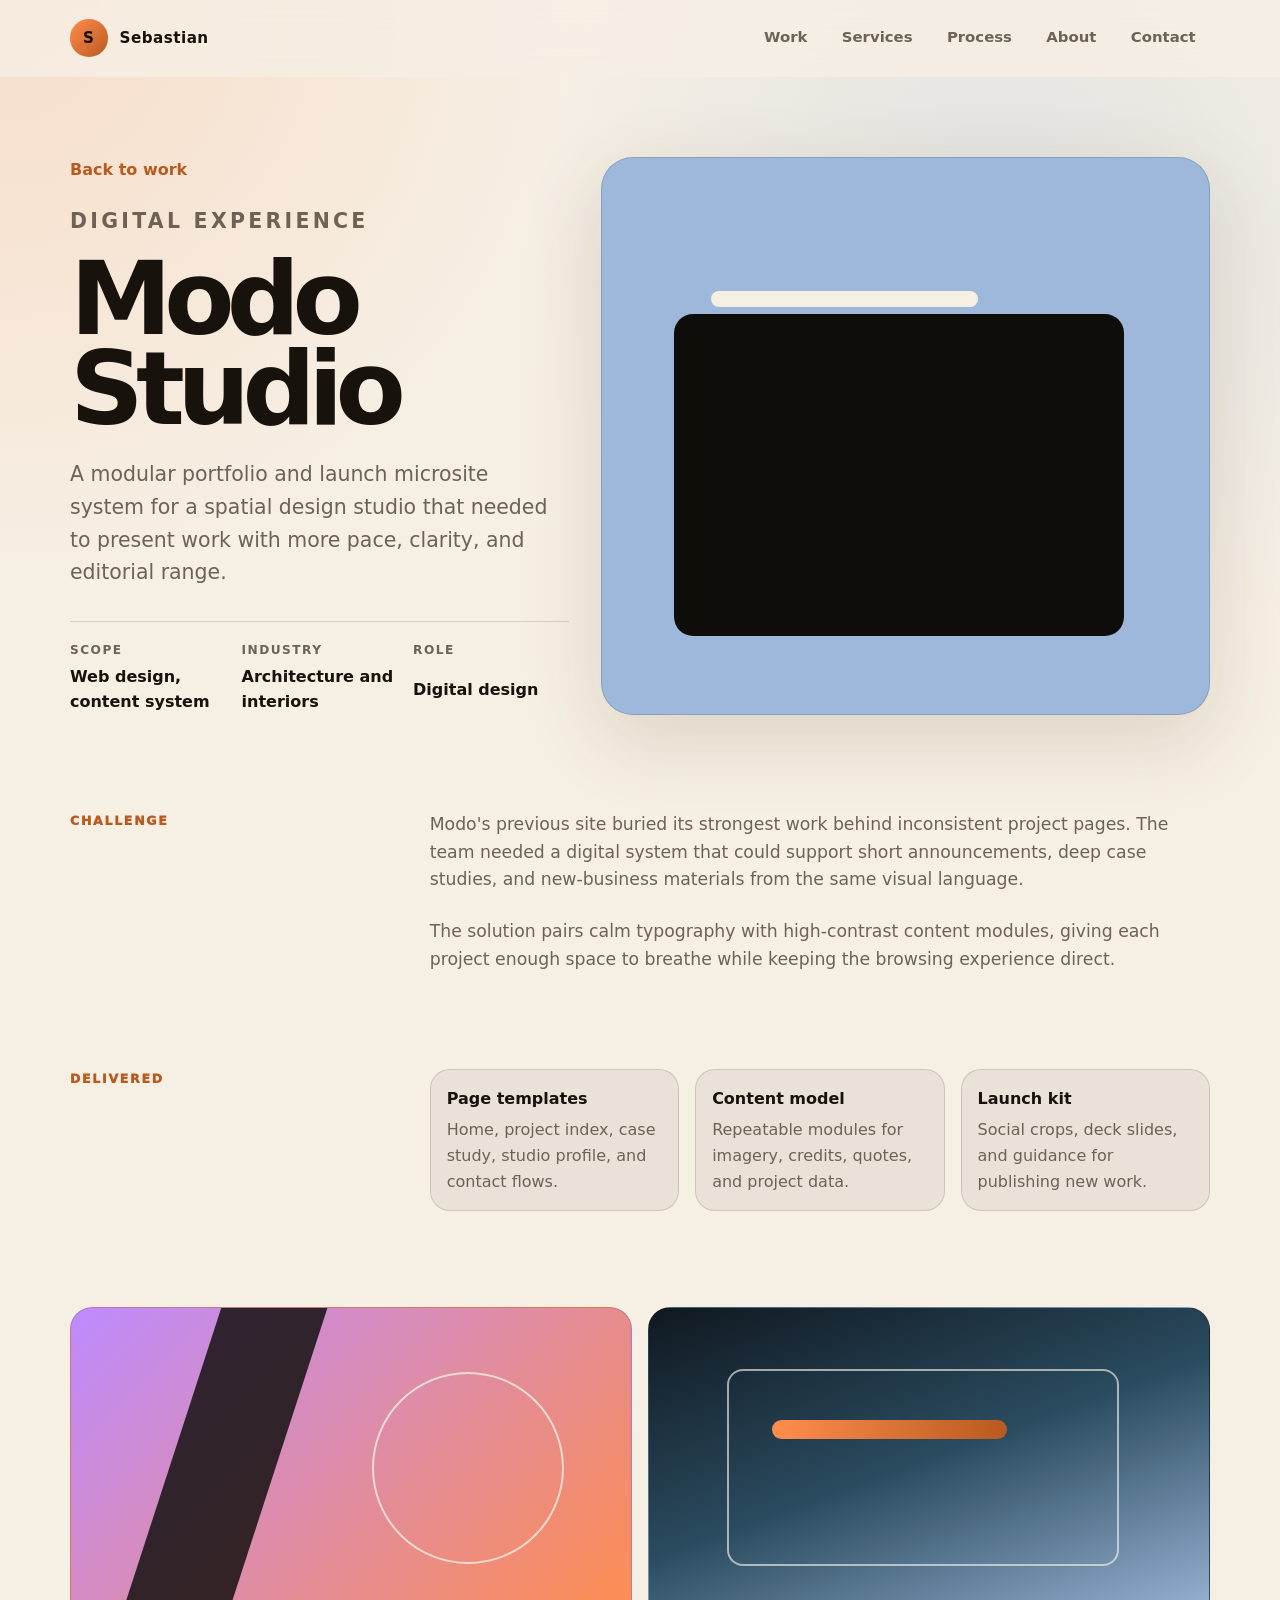
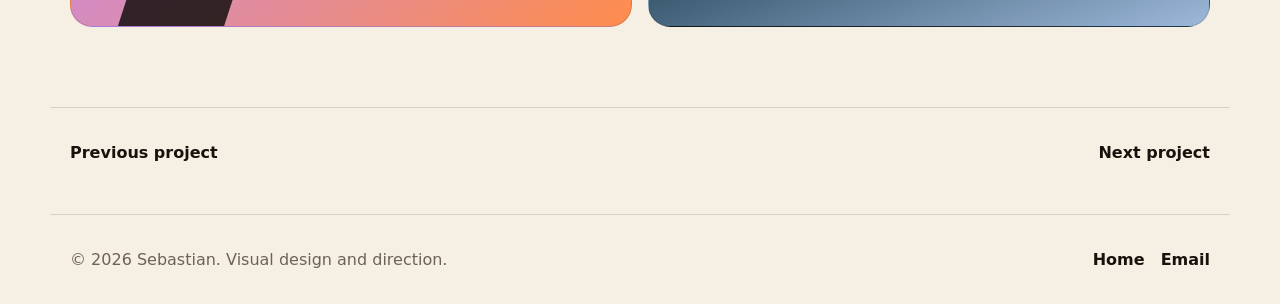
<file: projects/modo-studio.html>
<!doctype html>
<html lang="en">
  <head>
    <meta charset="utf-8" />
    <meta name="viewport" content="width=device-width, initial-scale=1" />
    <meta
      name="description"
      content="Modo Studio digital experience case study by Sebastian."
    />
    <meta name="theme-color" content="#f6efe4" />
    <title>Modo Studio - Sebastian Portfolio</title>
    <link rel="stylesheet" href="../styles.css" />
  </head>
  <body>
    <a class="skip-link" href="#main">Skip to content</a>

    <header class="site-header" data-header>
      <nav class="nav" aria-label="Primary navigation">
        <a class="brand" href="../index.html#top" aria-label="Sebastian home">
          <span class="brand-mark" aria-hidden="true">S</span>
          <span>Sebastian</span>
        </a>

        <button
          class="nav-toggle"
          type="button"
          aria-expanded="false"
          aria-controls="primary-menu"
          data-nav-toggle
        >
          <span class="sr-only">Toggle menu</span>
          <span></span>
          <span></span>
        </button>

        <div class="nav-menu" id="primary-menu" data-nav-menu>
          <a href="../index.html#work">Work</a>
          <a href="../index.html#services">Services</a>
          <a href="../index.html#process">Process</a>
          <a href="../index.html#about">About</a>
          <a href="../index.html#contact">Contact</a>
        </div>
      </nav>
    </header>

    <main id="main">
      <section class="case-hero section-grid">
        <div class="reveal">
          <a class="back-link" href="../index.html#work">Back to work</a>
          <p class="eyebrow">Digital experience</p>
          <h1>Modo Studio</h1>
          <p>
            A modular portfolio and launch microsite system for a spatial design
            studio that needed to present work with more pace, clarity, and
            editorial range.
          </p>
          <div class="case-facts">
            <div>
              <span>Scope</span>
              <strong>Web design, content system</strong>
            </div>
            <div>
              <span>Industry</span>
              <strong>Architecture and interiors</strong>
            </div>
            <div>
              <span>Role</span>
              <strong>Digital design</strong>
            </div>
          </div>
        </div>

        <div class="project-art project-art-three case-visual reveal" aria-hidden="true">
          <span></span>
          <span></span>
        </div>
      </section>

      <section class="section case-section">
        <div class="case-layout">
          <span class="case-kicker reveal">Challenge</span>
          <div class="case-copy reveal">
            <p>
              Modo's previous site buried its strongest work behind inconsistent
              project pages. The team needed a digital system that could support
              short announcements, deep case studies, and new-business materials
              from the same visual language.
            </p>
            <p>
              The solution pairs calm typography with high-contrast content
              modules, giving each project enough space to breathe while keeping
              the browsing experience direct.
            </p>
          </div>
        </div>
      </section>

      <section class="section case-section">
        <div class="case-layout">
          <span class="case-kicker reveal">Delivered</span>
          <ul class="case-list reveal">
            <li>
              <strong>Page templates</strong>
              Home, project index, case study, studio profile, and contact flows.
            </li>
            <li>
              <strong>Content model</strong>
              Repeatable modules for imagery, credits, quotes, and project data.
            </li>
            <li>
              <strong>Launch kit</strong>
              Social crops, deck slides, and guidance for publishing new work.
            </li>
          </ul>
        </div>
      </section>

      <section class="section case-section">
        <div class="case-gallery">
          <div class="project-art project-art-two reveal" aria-hidden="true">
            <span></span>
            <span></span>
          </div>
          <div class="project-art project-art-six reveal" aria-hidden="true">
            <span></span>
            <span></span>
          </div>
        </div>
      </section>

      <nav class="case-nav section" aria-label="Project navigation">
        <a href="frame-fair.html">Previous project</a>
        <a href="alta-supply.html">Next project</a>
      </nav>
    </main>

    <footer class="site-footer">
      <p>&copy; <span data-year></span> Sebastian. Visual design and direction.</p>
      <div>
        <a href="../index.html#top">Home</a>
        <a href="mailto:hello@sebastian.design">Email</a>
      </div>
    </footer>

    <script src="../script.js"></script>
  </body>
</html>
</file>
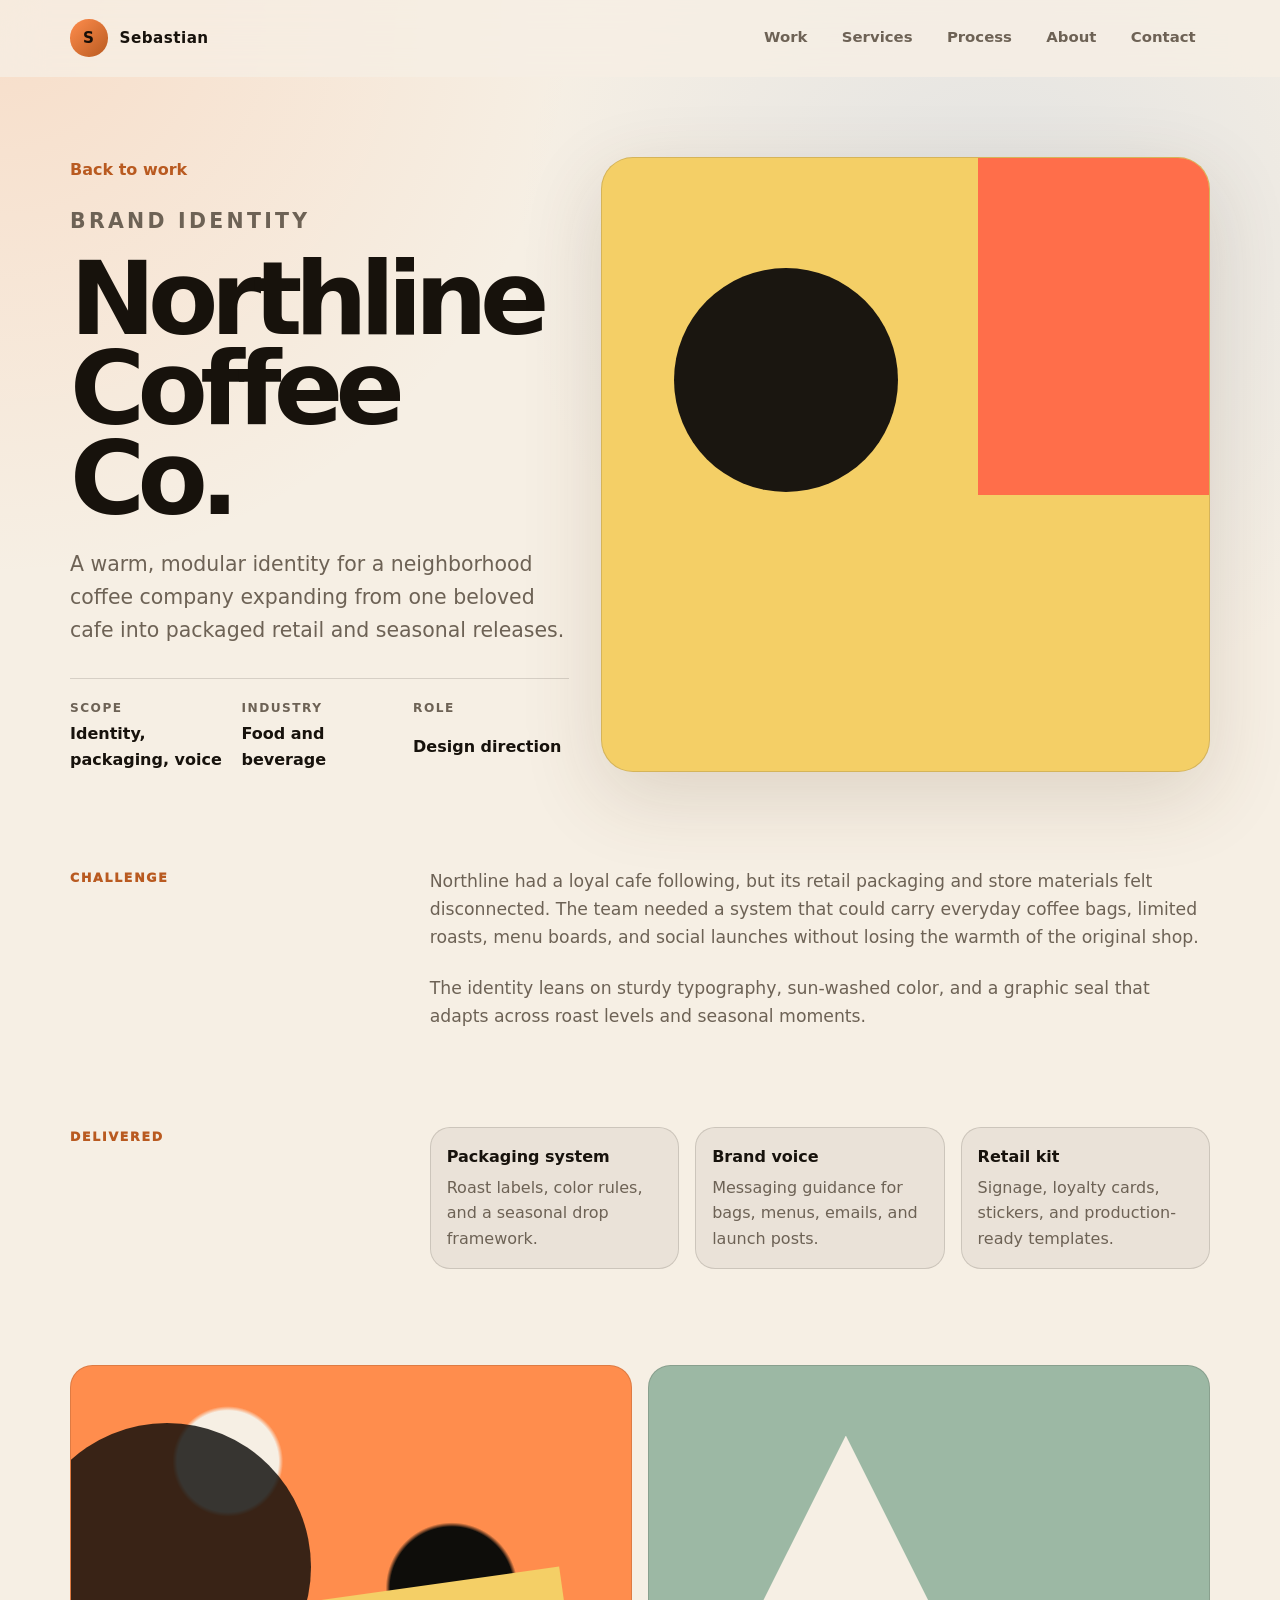
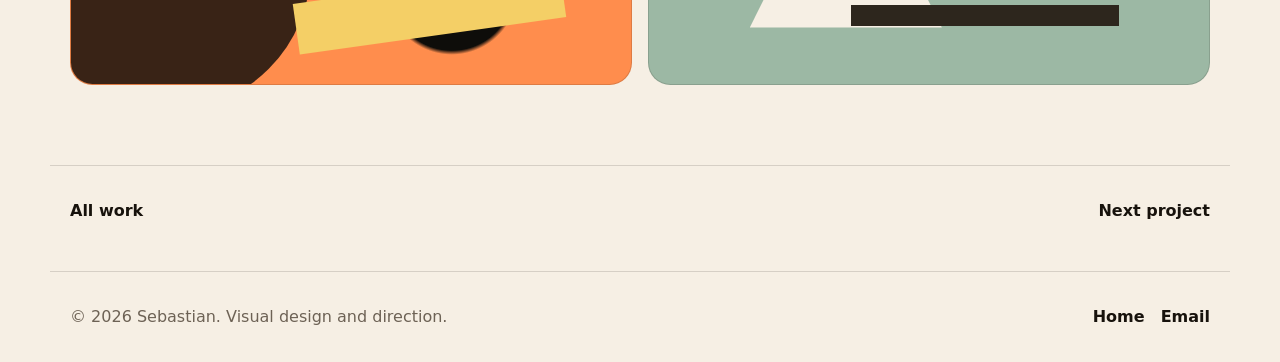
<file: projects/northline-coffee.html>
<!doctype html>
<html lang="en">
  <head>
    <meta charset="utf-8" />
    <meta name="viewport" content="width=device-width, initial-scale=1" />
    <meta
      name="description"
      content="Northline Coffee Co. brand identity case study by Sebastian."
    />
    <meta name="theme-color" content="#f6efe4" />
    <title>Northline Coffee Co. - Sebastian Portfolio</title>
    <link rel="stylesheet" href="../styles.css" />
  </head>
  <body>
    <a class="skip-link" href="#main">Skip to content</a>

    <header class="site-header" data-header>
      <nav class="nav" aria-label="Primary navigation">
        <a class="brand" href="../index.html#top" aria-label="Sebastian home">
          <span class="brand-mark" aria-hidden="true">S</span>
          <span>Sebastian</span>
        </a>

        <button
          class="nav-toggle"
          type="button"
          aria-expanded="false"
          aria-controls="primary-menu"
          data-nav-toggle
        >
          <span class="sr-only">Toggle menu</span>
          <span></span>
          <span></span>
        </button>

        <div class="nav-menu" id="primary-menu" data-nav-menu>
          <a href="../index.html#work">Work</a>
          <a href="../index.html#services">Services</a>
          <a href="../index.html#process">Process</a>
          <a href="../index.html#about">About</a>
          <a href="../index.html#contact">Contact</a>
        </div>
      </nav>
    </header>

    <main id="main">
      <section class="case-hero section-grid">
        <div class="reveal">
          <a class="back-link" href="../index.html#work">Back to work</a>
          <p class="eyebrow">Brand identity</p>
          <h1>Northline Coffee Co.</h1>
          <p>
            A warm, modular identity for a neighborhood coffee company expanding
            from one beloved cafe into packaged retail and seasonal releases.
          </p>
          <div class="case-facts">
            <div>
              <span>Scope</span>
              <strong>Identity, packaging, voice</strong>
            </div>
            <div>
              <span>Industry</span>
              <strong>Food and beverage</strong>
            </div>
            <div>
              <span>Role</span>
              <strong>Design direction</strong>
            </div>
          </div>
        </div>

        <div class="project-art project-art-one case-visual reveal" aria-hidden="true">
          <span></span>
          <span></span>
        </div>
      </section>

      <section class="section case-section">
        <div class="case-layout">
          <span class="case-kicker reveal">Challenge</span>
          <div class="case-copy reveal">
            <p>
              Northline had a loyal cafe following, but its retail packaging and
              store materials felt disconnected. The team needed a system that
              could carry everyday coffee bags, limited roasts, menu boards, and
              social launches without losing the warmth of the original shop.
            </p>
            <p>
              The identity leans on sturdy typography, sun-washed color, and a
              graphic seal that adapts across roast levels and seasonal moments.
            </p>
          </div>
        </div>
      </section>

      <section class="section case-section">
        <div class="case-layout">
          <span class="case-kicker reveal">Delivered</span>
          <ul class="case-list reveal">
            <li>
              <strong>Packaging system</strong>
              Roast labels, color rules, and a seasonal drop framework.
            </li>
            <li>
              <strong>Brand voice</strong>
              Messaging guidance for bags, menus, emails, and launch posts.
            </li>
            <li>
              <strong>Retail kit</strong>
              Signage, loyalty cards, stickers, and production-ready templates.
            </li>
          </ul>
        </div>
      </section>

      <section class="section case-section">
        <div class="case-gallery">
          <div class="project-art project-art-five reveal" aria-hidden="true">
            <span></span>
            <span></span>
          </div>
          <div class="project-art project-art-four reveal" aria-hidden="true">
            <span></span>
            <span></span>
          </div>
        </div>
      </section>

      <nav class="case-nav section" aria-label="Project navigation">
        <a href="../index.html#work">All work</a>
        <a href="frame-fair.html">Next project</a>
      </nav>
    </main>

    <footer class="site-footer">
      <p>&copy; <span data-year></span> Sebastian. Visual design and direction.</p>
      <div>
        <a href="../index.html#top">Home</a>
        <a href="mailto:hello@sebastian.design">Email</a>
      </div>
    </footer>

    <script src="../script.js"></script>
  </body>
</html>
</file>
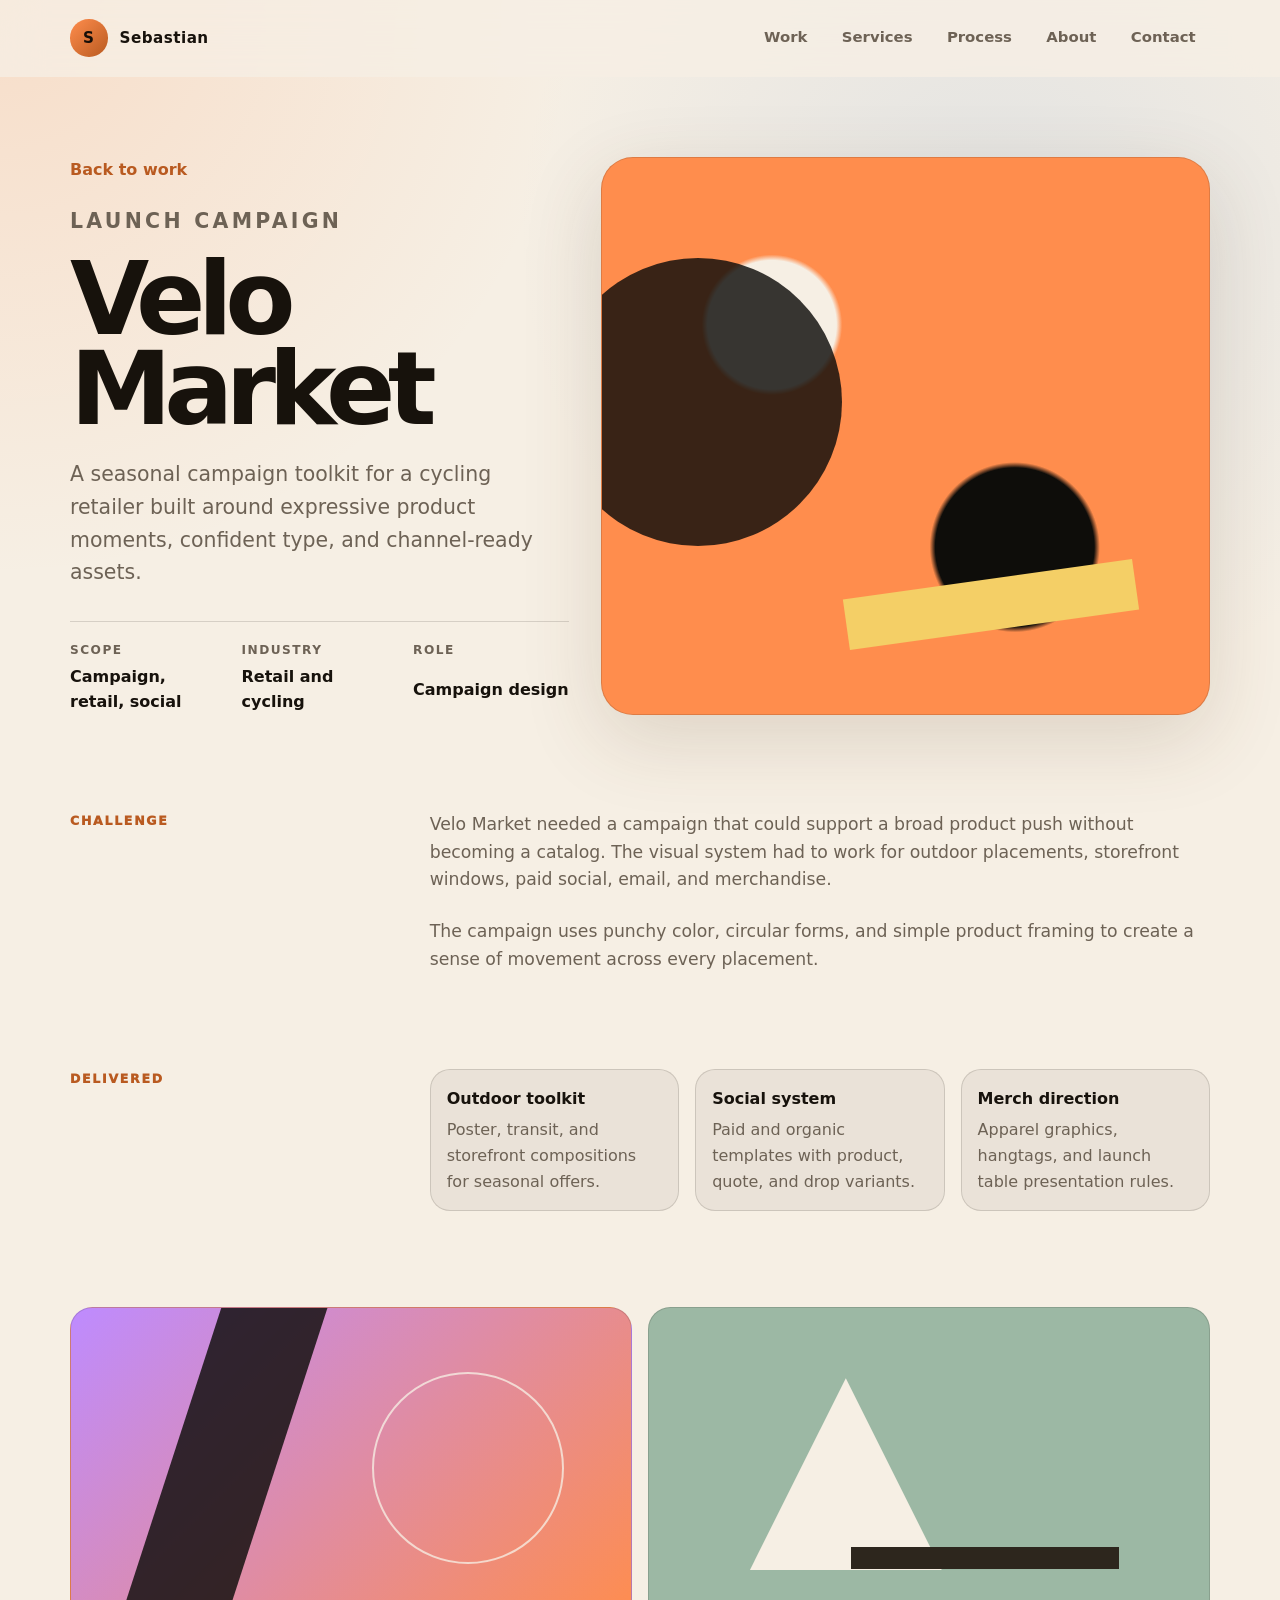
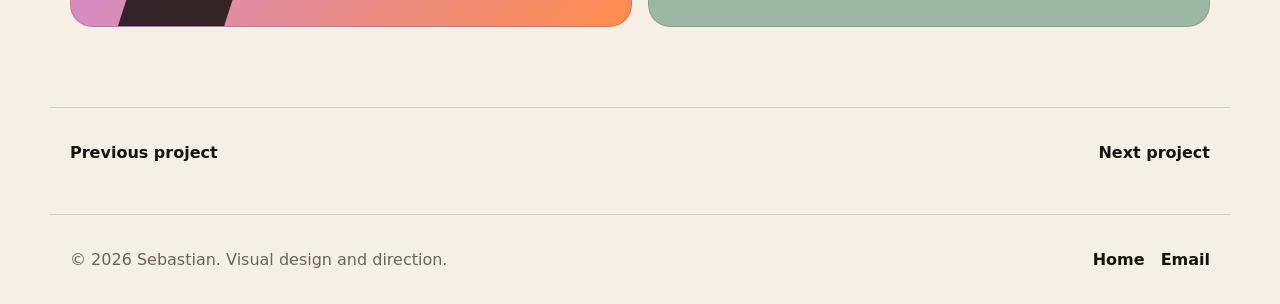
<file: projects/velo-market.html>
<!doctype html>
<html lang="en">
  <head>
    <meta charset="utf-8" />
    <meta name="viewport" content="width=device-width, initial-scale=1" />
    <meta
      name="description"
      content="Velo Market launch campaign case study by Sebastian."
    />
    <meta name="theme-color" content="#f6efe4" />
    <title>Velo Market - Sebastian Portfolio</title>
    <link rel="stylesheet" href="../styles.css" />
  </head>
  <body>
    <a class="skip-link" href="#main">Skip to content</a>

    <header class="site-header" data-header>
      <nav class="nav" aria-label="Primary navigation">
        <a class="brand" href="../index.html#top" aria-label="Sebastian home">
          <span class="brand-mark" aria-hidden="true">S</span>
          <span>Sebastian</span>
        </a>

        <button
          class="nav-toggle"
          type="button"
          aria-expanded="false"
          aria-controls="primary-menu"
          data-nav-toggle
        >
          <span class="sr-only">Toggle menu</span>
          <span></span>
          <span></span>
        </button>

        <div class="nav-menu" id="primary-menu" data-nav-menu>
          <a href="../index.html#work">Work</a>
          <a href="../index.html#services">Services</a>
          <a href="../index.html#process">Process</a>
          <a href="../index.html#about">About</a>
          <a href="../index.html#contact">Contact</a>
        </div>
      </nav>
    </header>

    <main id="main">
      <section class="case-hero section-grid">
        <div class="reveal">
          <a class="back-link" href="../index.html#work">Back to work</a>
          <p class="eyebrow">Launch campaign</p>
          <h1>Velo Market</h1>
          <p>
            A seasonal campaign toolkit for a cycling retailer built around
            expressive product moments, confident type, and channel-ready assets.
          </p>
          <div class="case-facts">
            <div>
              <span>Scope</span>
              <strong>Campaign, retail, social</strong>
            </div>
            <div>
              <span>Industry</span>
              <strong>Retail and cycling</strong>
            </div>
            <div>
              <span>Role</span>
              <strong>Campaign design</strong>
            </div>
          </div>
        </div>

        <div class="project-art project-art-five case-visual reveal" aria-hidden="true">
          <span></span>
          <span></span>
        </div>
      </section>

      <section class="section case-section">
        <div class="case-layout">
          <span class="case-kicker reveal">Challenge</span>
          <div class="case-copy reveal">
            <p>
              Velo Market needed a campaign that could support a broad product
              push without becoming a catalog. The visual system had to work for
              outdoor placements, storefront windows, paid social, email, and
              merchandise.
            </p>
            <p>
              The campaign uses punchy color, circular forms, and simple product
              framing to create a sense of movement across every placement.
            </p>
          </div>
        </div>
      </section>

      <section class="section case-section">
        <div class="case-layout">
          <span class="case-kicker reveal">Delivered</span>
          <ul class="case-list reveal">
            <li>
              <strong>Outdoor toolkit</strong>
              Poster, transit, and storefront compositions for seasonal offers.
            </li>
            <li>
              <strong>Social system</strong>
              Paid and organic templates with product, quote, and drop variants.
            </li>
            <li>
              <strong>Merch direction</strong>
              Apparel graphics, hangtags, and launch table presentation rules.
            </li>
          </ul>
        </div>
      </section>

      <section class="section case-section">
        <div class="case-gallery">
          <div class="project-art project-art-two reveal" aria-hidden="true">
            <span></span>
            <span></span>
          </div>
          <div class="project-art project-art-four reveal" aria-hidden="true">
            <span></span>
            <span></span>
          </div>
        </div>
      </section>

      <nav class="case-nav section" aria-label="Project navigation">
        <a href="alta-supply.html">Previous project</a>
        <a href="kinship-labs.html">Next project</a>
      </nav>
    </main>

    <footer class="site-footer">
      <p>&copy; <span data-year></span> Sebastian. Visual design and direction.</p>
      <div>
        <a href="../index.html#top">Home</a>
        <a href="mailto:hello@sebastian.design">Email</a>
      </div>
    </footer>

    <script src="../script.js"></script>
  </body>
</html>
</file>
<file: styles.css>
:root {
  --bg: #f6efe4;
  --bg-soft: #fff8ed;
  --card: #fffaf1;
  --card-strong: #efe0c8;
  --text: #17120c;
  --muted: #6d6255;
  --line: rgba(23, 18, 12, 0.14);
  --accent: #ff8d4d;
  --accent-strong: #b95a20;
  --sage: #9cb8a4;
  --sky: #9db8da;
  --shadow: 0 24px 80px rgba(91, 62, 32, 0.16);
  color-scheme: light;
}

* {
  box-sizing: border-box;
}

html {
  scroll-behavior: smooth;
}

body {
  margin: 0;
  background:
    radial-gradient(circle at top left, rgba(255, 141, 77, 0.18), transparent 36rem),
    radial-gradient(circle at 78% 12%, rgba(157, 184, 218, 0.22), transparent 30rem),
    var(--bg);
  color: var(--text);
  font-family:
    Inter, ui-sans-serif, system-ui, -apple-system, BlinkMacSystemFont, "Segoe UI",
    sans-serif;
  line-height: 1.6;
}

body.menu-open {
  overflow: hidden;
}

img,
svg {
  max-width: 100%;
}

a {
  color: inherit;
  text-decoration: none;
}

button {
  font: inherit;
}

.skip-link {
  background: var(--accent);
  border-radius: 999px;
  color: #160e08;
  font-weight: 800;
  left: 1rem;
  padding: 0.75rem 1rem;
  position: fixed;
  top: 1rem;
  transform: translateY(-150%);
  transition: transform 180ms ease;
  z-index: 100;
}

.skip-link:focus {
  transform: translateY(0);
}

.sr-only {
  border: 0;
  clip: rect(0, 0, 0, 0);
  height: 1px;
  margin: -1px;
  overflow: hidden;
  padding: 0;
  position: absolute;
  white-space: nowrap;
  width: 1px;
}

.site-header {
  backdrop-filter: blur(22px);
  background: rgba(246, 239, 228, 0.78);
  border-bottom: 1px solid transparent;
  left: 0;
  position: sticky;
  right: 0;
  top: 0;
  transition:
    border-color 180ms ease,
    background 180ms ease;
  z-index: 20;
}

.site-header.is-scrolled {
  background: rgba(255, 250, 241, 0.94);
  border-color: var(--line);
}

.nav,
.section,
.section-grid,
.site-footer {
  margin: 0 auto;
  max-width: 1180px;
  padding-left: 1.25rem;
  padding-right: 1.25rem;
}

.nav {
  align-items: center;
  display: flex;
  justify-content: space-between;
  min-height: 76px;
}

.brand {
  align-items: center;
  display: inline-flex;
  font-size: 0.95rem;
  font-weight: 800;
  gap: 0.75rem;
  letter-spacing: 0.03em;
}

.brand-mark {
  align-items: center;
  background: linear-gradient(135deg, var(--accent), var(--accent-strong));
  border-radius: 50%;
  color: #160e08;
  display: inline-flex;
  height: 2.35rem;
  justify-content: center;
  width: 2.35rem;
}

.nav-menu {
  align-items: center;
  display: flex;
  gap: 0.35rem;
}

.nav-menu a {
  border-radius: 999px;
  color: var(--muted);
  font-size: 0.93rem;
  font-weight: 700;
  padding: 0.65rem 0.9rem;
  transition:
    background 180ms ease,
    color 180ms ease;
}

.nav-menu a:hover,
.nav-menu a:focus-visible {
  background: rgba(23, 18, 12, 0.07);
  color: var(--text);
}

.nav-toggle {
  background: transparent;
  border: 0;
  cursor: pointer;
  display: none;
  flex-direction: column;
  gap: 0.35rem;
  padding: 0.75rem;
}

.nav-toggle span:not(.sr-only) {
  background: var(--text);
  border-radius: 999px;
  display: block;
  height: 2px;
  transition:
    transform 180ms ease,
    opacity 180ms ease;
  width: 1.5rem;
}

.nav-toggle[aria-expanded="true"] span:nth-child(2) {
  transform: translateY(4px) rotate(45deg);
}

.nav-toggle[aria-expanded="true"] span:nth-child(3) {
  transform: translateY(-4px) rotate(-45deg);
}

.hero {
  align-items: center;
  display: grid;
  gap: 4rem;
  grid-template-columns: minmax(0, 1.05fr) minmax(18rem, 0.95fr);
  min-height: calc(100vh - 76px);
  padding-bottom: 5rem;
  padding-top: 6rem;
}

.eyebrow {
  color: var(--accent-strong);
  font-size: 0.78rem;
  font-weight: 900;
  letter-spacing: 0.16em;
  margin: 0 0 1rem;
  text-transform: uppercase;
}

h1,
h2,
h3,
p {
  margin-top: 0;
}

h1 {
  font-size: clamp(3.7rem, 8vw, 7.8rem);
  letter-spacing: -0.075em;
  line-height: 0.88;
  margin-bottom: 1.5rem;
  max-width: 10ch;
}

h2 {
  font-size: clamp(2.35rem, 5vw, 4.8rem);
  letter-spacing: -0.055em;
  line-height: 0.96;
  margin-bottom: 1rem;
}

h3 {
  font-size: 1.4rem;
  line-height: 1.08;
}

.hero-text {
  color: var(--muted);
  font-size: clamp(1.05rem, 2vw, 1.35rem);
  max-width: 38rem;
}

.hero-actions {
  display: flex;
  flex-wrap: wrap;
  gap: 0.85rem;
  margin-top: 2rem;
}

.client-strip {
  align-items: center;
  border-top: 1px solid var(--line);
  color: var(--muted);
  display: flex;
  flex-wrap: wrap;
  gap: 0.65rem 1rem;
  margin-top: 2.4rem;
  padding-top: 1.1rem;
}

.client-strip span {
  flex-basis: 100%;
  font-size: 0.78rem;
  font-weight: 850;
  letter-spacing: 0.12em;
  text-transform: uppercase;
}

.client-strip strong {
  color: var(--text);
  font-size: 0.9rem;
}

.button {
  align-items: center;
  border-radius: 999px;
  display: inline-flex;
  font-weight: 900;
  justify-content: center;
  min-height: 3.25rem;
  padding: 0 1.35rem;
  transition:
    transform 180ms ease,
    box-shadow 180ms ease,
    background 180ms ease;
}

.button:hover,
.button:focus-visible {
  transform: translateY(-2px);
}

.button-primary {
  background: var(--accent);
  box-shadow: 0 18px 48px rgba(255, 141, 77, 0.22);
  color: #160e08;
}

.button-primary:hover,
.button-primary:focus-visible {
  box-shadow: 0 22px 54px rgba(255, 141, 77, 0.32);
}

.button-secondary {
  background: rgba(23, 18, 12, 0.07);
  color: var(--text);
}

.hero-card {
  background:
    linear-gradient(145deg, rgba(255, 255, 255, 0.62), transparent),
    var(--card);
  border: 1px solid var(--line);
  border-radius: 2rem;
  box-shadow: var(--shadow);
  min-height: 34rem;
  overflow: hidden;
  padding: 1.4rem;
  position: relative;
}

.hero-card::after {
  background:
    linear-gradient(90deg, transparent 49%, rgba(23, 18, 12, 0.08) 50%, transparent 51%),
    linear-gradient(0deg, transparent 49%, rgba(23, 18, 12, 0.06) 50%, transparent 51%);
  background-size: 4rem 4rem;
  content: "";
  inset: 0;
  mask-image: linear-gradient(to bottom, transparent, black 28%, black 72%, transparent);
  opacity: 0.45;
  position: absolute;
}

.hero-card-label,
.hero-card ul,
.availability {
  position: relative;
  z-index: 1;
}

.hero-card-label {
  color: var(--muted);
  font-size: 0.85rem;
  font-weight: 800;
  letter-spacing: 0.1em;
  text-transform: uppercase;
}

.hero-card ul {
  bottom: 5.5rem;
  display: grid;
  gap: 0.75rem;
  left: 1.4rem;
  list-style: none;
  margin: 0;
  padding: 0;
  position: absolute;
  right: 1.4rem;
}

.hero-card li {
  align-items: center;
  background: rgba(255, 250, 241, 0.72);
  border: 1px solid var(--line);
  border-radius: 1rem;
  display: flex;
  font-weight: 900;
  gap: 1rem;
  padding: 1rem;
}

.hero-card li span {
  color: var(--accent-strong);
}

.availability {
  align-items: center;
  background: rgba(255, 250, 241, 0.82);
  border: 1px solid var(--line);
  border-radius: 999px;
  bottom: 1.4rem;
  color: var(--muted);
  display: inline-flex;
  font-size: 0.9rem;
  font-weight: 800;
  gap: 0.55rem;
  left: 1.4rem;
  padding: 0.7rem 0.9rem;
  position: absolute;
}

.availability span {
  animation: pulse 1.8s ease-in-out infinite;
  background: #7cff9f;
  border-radius: 50%;
  display: inline-block;
  height: 0.6rem;
  width: 0.6rem;
}

.orb {
  border-radius: 999px;
  filter: blur(2px);
  position: absolute;
}

.orb-one {
  background: radial-gradient(circle, var(--accent), rgba(255, 141, 77, 0.12) 68%);
  height: 16rem;
  right: 8%;
  top: 18%;
  width: 16rem;
}

.orb-two {
  background: radial-gradient(circle, var(--sage), rgba(156, 184, 164, 0.08) 68%);
  bottom: 18%;
  height: 12rem;
  left: 10%;
  width: 12rem;
}

.section {
  padding-bottom: 7rem;
  padding-top: 2rem;
}

.section-grid {
  display: grid;
  gap: 2rem;
}

.stats {
  border-bottom: 1px solid var(--line);
  border-top: 1px solid var(--line);
  grid-template-columns: repeat(3, 1fr);
  margin-bottom: 6rem;
  padding-bottom: 2rem;
  padding-top: 2rem;
}

.stat {
  border-right: 1px solid var(--line);
  display: grid;
  gap: 0.35rem;
  padding-right: 1.5rem;
}

.stat:last-child {
  border-right: 0;
}

.stat strong {
  font-size: clamp(2rem, 4vw, 3.6rem);
  letter-spacing: -0.05em;
  line-height: 1;
}

.stat span,
.section-heading p,
.service p,
.about-card p,
.principle p,
.contact-panel p,
.project-content span,
.project-meta,
.timeline-item p,
.quote-card blockquote,
.quote-card span,
.contact-details span,
.site-footer {
  color: var(--muted);
}

.section-heading {
  margin-bottom: 2.2rem;
  max-width: 48rem;
}

.filter-bar {
  display: flex;
  flex-wrap: wrap;
  gap: 0.65rem;
  margin-bottom: 1.5rem;
}

.filter-button {
  background: rgba(23, 18, 12, 0.06);
  border: 1px solid var(--line);
  border-radius: 999px;
  color: var(--muted);
  cursor: pointer;
  font-weight: 850;
  padding: 0.7rem 1rem;
  transition:
    background 180ms ease,
    color 180ms ease,
    border-color 180ms ease;
}

.filter-button:hover,
.filter-button:focus-visible,
.filter-button.is-active {
  background: var(--text);
  border-color: var(--text);
  color: #160e08;
}

.project-grid {
  display: grid;
  gap: 1.25rem;
  grid-template-columns: repeat(2, minmax(0, 1fr));
}

.project-card {
  background: var(--card);
  border: 1px solid var(--line);
  border-radius: 1.6rem;
  display: grid;
  grid-template-rows: auto 1fr;
  min-height: 34rem;
  overflow: hidden;
  transition:
    opacity 180ms ease,
    transform 180ms ease;
}

.project-card.is-hidden {
  display: none;
}

.project-card:hover {
  transform: translateY(-4px);
}

.project-card:focus-visible {
  outline: 3px solid var(--accent-strong);
  outline-offset: 4px;
}

.project-art {
  min-height: 22rem;
  overflow: hidden;
  position: relative;
}

.project-art span {
  position: absolute;
}

.project-art-one {
  background: #f4cf66;
}

.project-art-one span:first-child {
  background: #1a1610;
  border-radius: 999px;
  height: 14rem;
  left: 12%;
  top: 18%;
  width: 14rem;
}

.project-art-one span:last-child {
  background: #ff6e4a;
  height: 55%;
  right: 0;
  top: 0;
  width: 38%;
}

.project-art-two {
  background: linear-gradient(135deg, #be8bff, #ff8d4d);
}

.project-art-two span:first-child {
  background: rgba(14, 13, 10, 0.82);
  height: 150%;
  left: 18%;
  top: -25%;
  transform: rotate(18deg);
  width: 18%;
}

.project-art-two span:last-child {
  border: 2px solid rgba(246, 239, 228, 0.78);
  border-radius: 50%;
  height: 12rem;
  right: 12%;
  top: 20%;
  width: 12rem;
}

.project-art-three {
  background: #9db8da;
}

.project-art-three span:first-child {
  background: #0e0d0a;
  border-radius: 1.2rem;
  bottom: 14%;
  height: 58%;
  left: 12%;
  width: 74%;
}

.project-art-three span:last-child {
  background: #f6efe4;
  border-radius: 999px;
  height: 1rem;
  left: 18%;
  top: 24%;
  width: 44%;
}

.project-art-four {
  background: #9cb8a4;
}

.project-art-four span:first-child {
  background: #f6efe4;
  clip-path: polygon(50% 0, 100% 100%, 0 100%);
  height: 12rem;
  left: 18%;
  top: 22%;
  width: 12rem;
}

.project-art-four span:last-child {
  background: #2d261d;
  bottom: 18%;
  height: 1.35rem;
  right: 16%;
  width: 48%;
}

.project-art-five {
  background:
    radial-gradient(circle at 28% 30%, #f6efe4 0 11%, transparent 12%),
    radial-gradient(circle at 68% 70%, #0e0d0a 0 14%, transparent 15%),
    #ff8d4d;
}

.project-art-five span:first-child {
  background: rgba(14, 13, 10, 0.82);
  border-radius: 999px;
  height: 18rem;
  left: -3rem;
  top: 18%;
  width: 18rem;
}

.project-art-five span:last-child {
  background: #f4cf66;
  bottom: 15%;
  height: 3.2rem;
  right: 12%;
  transform: rotate(-8deg);
  width: 48%;
}

.project-art-six {
  background: linear-gradient(160deg, #101820, #2a4b5f 48%, #9db8da);
}

.project-art-six span:first-child {
  border: 2px solid rgba(246, 239, 228, 0.64);
  border-radius: 1rem;
  height: 62%;
  left: 14%;
  top: 19%;
  width: 70%;
}

.project-art-six span:last-child {
  background: linear-gradient(90deg, var(--accent), var(--accent-strong));
  border-radius: 999px;
  height: 1.2rem;
  left: 22%;
  top: 35%;
  width: 42%;
}

.project-content {
  padding: 1.35rem;
}

.project-content p {
  color: var(--accent-strong);
  font-size: 0.78rem;
  font-weight: 900;
  letter-spacing: 0.12em;
  margin-bottom: 0.65rem;
  text-transform: uppercase;
}

.project-content h3 {
  margin-bottom: 0.5rem;
}

.project-meta {
  border-top: 1px solid var(--line);
  display: grid;
  font-size: 0.92rem;
  gap: 0.45rem;
  list-style: none;
  margin: 1rem 0 0;
  padding: 1rem 0 0;
}

.project-meta li {
  align-items: start;
  display: grid;
  gap: 0.5rem;
  grid-template-columns: auto 1fr;
}

.project-meta li::before {
  background: var(--accent-strong);
  border-radius: 50%;
  content: "";
  height: 0.4rem;
  margin-top: 0.58rem;
  width: 0.4rem;
}

.project-link {
  color: var(--text) !important;
  display: inline-block;
  font-size: 0.9rem;
  font-weight: 900;
  margin-top: 1rem;
}

.project-link::after {
  content: " ->";
}

.case-hero {
  display: grid;
  gap: 2rem;
  grid-template-columns: minmax(0, 0.9fr) minmax(18rem, 1.1fr);
  padding-bottom: 5rem;
  padding-top: 5rem;
}

.back-link {
  color: var(--accent-strong);
  display: inline-flex;
  font-weight: 900;
  margin-bottom: 1.4rem;
}

.case-hero h1 {
  max-width: 12ch;
}

.case-hero p {
  color: var(--muted);
  font-size: clamp(1.05rem, 2vw, 1.28rem);
  max-width: 42rem;
}

.case-facts {
  border-top: 1px solid var(--line);
  display: grid;
  gap: 1rem;
  grid-template-columns: repeat(3, 1fr);
  margin-top: 2rem;
  padding-top: 1.2rem;
}

.case-facts div {
  display: grid;
  gap: 0.2rem;
}

.case-facts span {
  color: var(--muted);
  font-size: 0.76rem;
  font-weight: 900;
  letter-spacing: 0.12em;
  text-transform: uppercase;
}

.case-facts strong {
  color: var(--text);
}

.case-visual {
  border: 1px solid var(--line);
  border-radius: 2rem;
  box-shadow: var(--shadow);
  min-height: 34rem;
}

.case-section {
  padding-bottom: 5rem;
  padding-top: 1rem;
}

.case-layout {
  display: grid;
  gap: 2rem;
  grid-template-columns: minmax(12rem, 0.42fr) minmax(0, 1fr);
}

.case-kicker {
  color: var(--accent-strong);
  font-size: 0.78rem;
  font-weight: 950;
  letter-spacing: 0.14em;
  text-transform: uppercase;
}

.case-copy {
  display: grid;
  gap: 1.5rem;
}

.case-copy p {
  color: var(--muted);
  font-size: 1.08rem;
  margin-bottom: 0;
}

.case-list {
  display: grid;
  gap: 1rem;
  grid-template-columns: repeat(3, minmax(0, 1fr));
  list-style: none;
  margin: 0;
  padding: 0;
}

.case-list li {
  background: rgba(23, 18, 12, 0.05);
  border: 1px solid var(--line);
  border-radius: 1.25rem;
  color: var(--muted);
  padding: 1rem;
}

.case-list strong {
  color: var(--text);
  display: block;
  margin-bottom: 0.35rem;
}

.case-gallery {
  display: grid;
  gap: 1rem;
  grid-template-columns: 1fr 1fr;
}

.case-gallery .project-art {
  border: 1px solid var(--line);
  border-radius: 1.4rem;
  min-height: 20rem;
}

.case-nav {
  align-items: center;
  border-top: 1px solid var(--line);
  display: flex;
  gap: 1rem;
  justify-content: space-between;
  padding-bottom: 3rem;
  padding-top: 2rem;
}

.case-nav a {
  font-weight: 900;
}

.services {
  align-items: start;
  grid-template-columns: 0.8fr 1.2fr;
  padding-top: 3rem;
}

.service-list {
  display: grid;
  gap: 1rem;
}

.service {
  background: rgba(23, 18, 12, 0.05);
  border: 1px solid var(--line);
  border-radius: 1.4rem;
  padding: 1.35rem;
}

.service span,
.principle span {
  color: var(--accent-strong);
  display: inline-block;
  font-size: 0.8rem;
  font-weight: 950;
  letter-spacing: 0.12em;
  margin-bottom: 0.9rem;
  text-transform: uppercase;
}

.service h3 {
  margin-bottom: 0.55rem;
}

.service p,
.principle p {
  margin-bottom: 0;
}

.process {
  padding-top: 3rem;
}

.timeline {
  border-top: 1px solid var(--line);
  display: grid;
}

.timeline-item {
  align-items: start;
  border-bottom: 1px solid var(--line);
  display: grid;
  gap: 1.25rem;
  grid-template-columns: minmax(4rem, 0.24fr) 1fr;
  padding: 1.4rem 0;
}

.timeline-item > span {
  color: var(--accent-strong);
  font-size: clamp(1.7rem, 4vw, 3.2rem);
  font-weight: 950;
  letter-spacing: -0.05em;
  line-height: 1;
}

.timeline-item h3 {
  margin-bottom: 0.4rem;
}

.timeline-item p {
  margin-bottom: 0;
  max-width: 46rem;
}

.about {
  display: grid;
  gap: 1.25rem;
  grid-template-columns: 1fr 1fr;
}

.about-card,
.contact-panel {
  background:
    linear-gradient(145deg, rgba(255, 141, 77, 0.15), transparent 60%),
    var(--card);
  border: 1px solid var(--line);
  border-radius: 1.8rem;
  padding: clamp(1.35rem, 4vw, 2.4rem);
}

.about-card p {
  font-size: 1.1rem;
}

.principles {
  display: grid;
  gap: 1rem;
}

.principle {
  background: rgba(23, 18, 12, 0.05);
  border: 1px solid var(--line);
  border-radius: 1.4rem;
  padding: 1.25rem;
}

.testimonials {
  padding-top: 3rem;
}

.quote-grid {
  display: grid;
  gap: 1.25rem;
  grid-template-columns: repeat(2, minmax(0, 1fr));
}

.quote-card {
  background: rgba(23, 18, 12, 0.05);
  border: 1px solid var(--line);
  border-radius: 1.6rem;
  margin: 0;
  padding: clamp(1.35rem, 3vw, 2rem);
}

.quote-card blockquote {
  font-size: clamp(1.25rem, 2.4vw, 1.8rem);
  letter-spacing: -0.035em;
  line-height: 1.18;
  margin: 0 0 1.5rem;
}

.quote-card figcaption {
  display: grid;
  gap: 0.15rem;
}

.quote-card strong {
  color: var(--text);
}

.contact {
  padding-bottom: 4rem;
  padding-top: 4rem;
}

.contact-panel {
  align-items: center;
  display: grid;
  gap: 1rem;
  justify-items: start;
  margin: 0 auto;
  max-width: 760px;
  text-align: left;
}

.contact-details {
  border-top: 1px solid var(--line);
  display: grid;
  gap: 0.85rem;
  margin-top: 0.75rem;
  padding-top: 1rem;
  width: 100%;
}

.contact-details div {
  display: grid;
  gap: 0.2rem;
}

.contact-details span {
  font-size: 0.78rem;
  font-weight: 900;
  letter-spacing: 0.12em;
  text-transform: uppercase;
}

.contact-details strong {
  color: var(--text);
  font-size: 0.98rem;
}

.site-footer {
  align-items: center;
  border-top: 1px solid var(--line);
  display: flex;
  gap: 1rem;
  justify-content: space-between;
  padding-bottom: 2rem;
  padding-top: 2rem;
}

.site-footer p {
  margin: 0;
}

.site-footer div {
  display: flex;
  gap: 1rem;
}

.site-footer a {
  color: var(--text);
  font-weight: 800;
}

.reveal {
  opacity: 0;
  transform: translateY(18px);
  transition:
    opacity 520ms ease,
    transform 520ms ease;
}

.reveal.is-visible {
  opacity: 1;
  transform: translateY(0);
}

@keyframes pulse {
  0%,
  100% {
    box-shadow: 0 0 0 0 rgba(124, 255, 159, 0.55);
  }

  50% {
    box-shadow: 0 0 0 8px rgba(124, 255, 159, 0);
  }
}

@media (prefers-reduced-motion: reduce) {
  *,
  *::before,
  *::after {
    animation-duration: 0.01ms !important;
    animation-iteration-count: 1 !important;
    scroll-behavior: auto !important;
    transition-duration: 0.01ms !important;
  }

  .reveal {
    opacity: 1;
    transform: none;
  }
}

@media (max-width: 900px) {
  .hero,
  .case-hero,
  .case-layout,
  .services,
  .about {
    grid-template-columns: 1fr;
  }

  .hero {
    min-height: auto;
    padding-top: 4rem;
  }

  .hero-card {
    min-height: 30rem;
  }

  .stats {
    grid-template-columns: 1fr;
  }

  .stat {
    border-bottom: 1px solid var(--line);
    border-right: 0;
    padding-bottom: 1.3rem;
    padding-right: 0;
  }

  .stat:last-child {
    border-bottom: 0;
  }

  .quote-grid {
    grid-template-columns: 1fr;
  }

  .case-facts,
  .case-list {
    grid-template-columns: 1fr;
  }
}

@media (max-width: 720px) {
  .nav-toggle {
    display: flex;
  }

  .nav-menu {
    background: rgba(255, 250, 241, 0.98);
    border-bottom: 1px solid var(--line);
    display: grid;
    gap: 0.15rem;
    left: 0;
    opacity: 0;
    padding: 0.75rem 1.25rem 1.25rem;
    pointer-events: none;
    position: absolute;
    right: 0;
    top: 76px;
    transform: translateY(-0.75rem);
    transition:
      opacity 180ms ease,
      transform 180ms ease;
  }

  .nav-menu.is-open {
    opacity: 1;
    pointer-events: auto;
    transform: translateY(0);
  }

  .nav-menu a {
    border: 1px solid var(--line);
    padding: 0.9rem 1rem;
  }

  .project-grid {
    grid-template-columns: 1fr;
  }

  .project-card {
    min-height: 29rem;
  }

  .project-art {
    min-height: 18rem;
  }

  .timeline-item {
    grid-template-columns: 1fr;
  }

  .case-gallery {
    grid-template-columns: 1fr;
  }

  .site-footer {
    align-items: flex-start;
    flex-direction: column;
  }
}

@media (max-width: 480px) {
  .nav,
  .section,
  .section-grid,
  .site-footer {
    padding-left: 1rem;
    padding-right: 1rem;
  }

  h1 {
    font-size: clamp(3.1rem, 18vw, 4.5rem);
  }

  .hero-actions,
  .button {
    width: 100%;
  }

  .filter-button {
    flex: 1 1 auto;
  }
}
</file>
